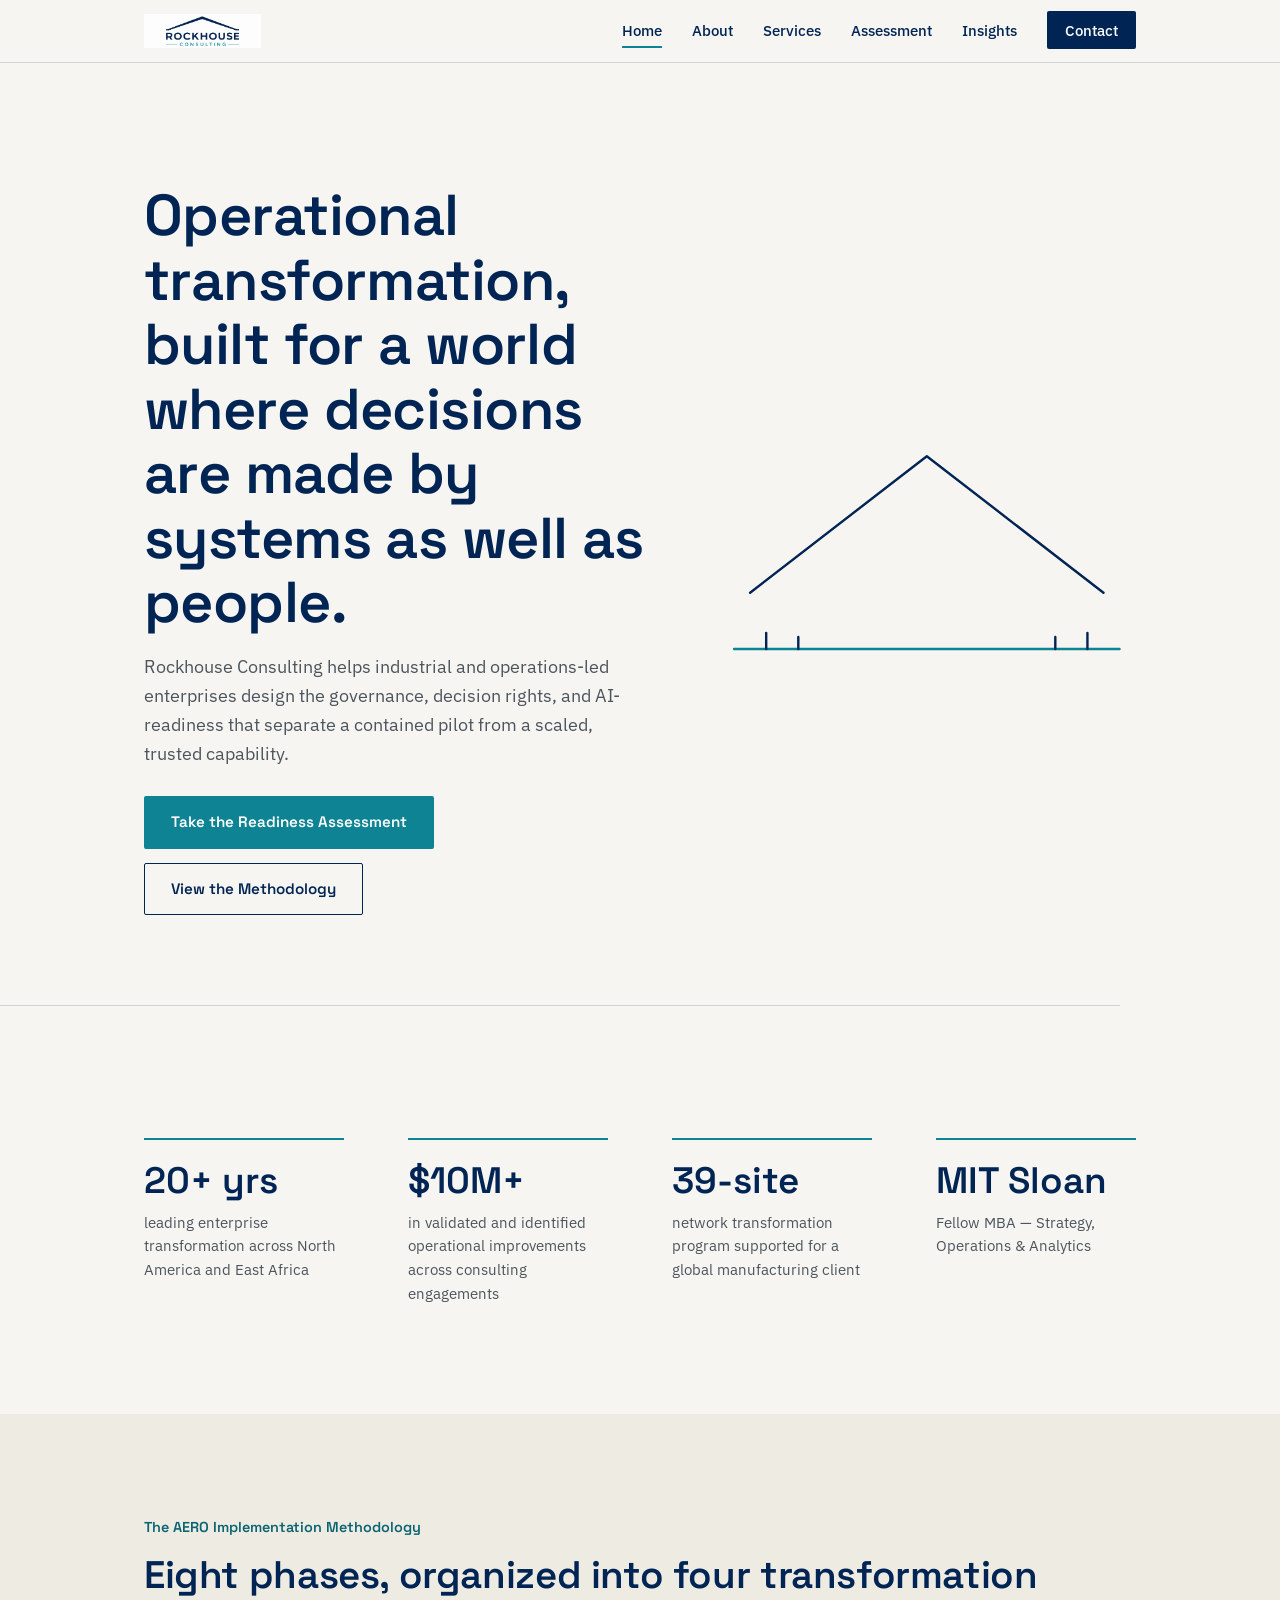
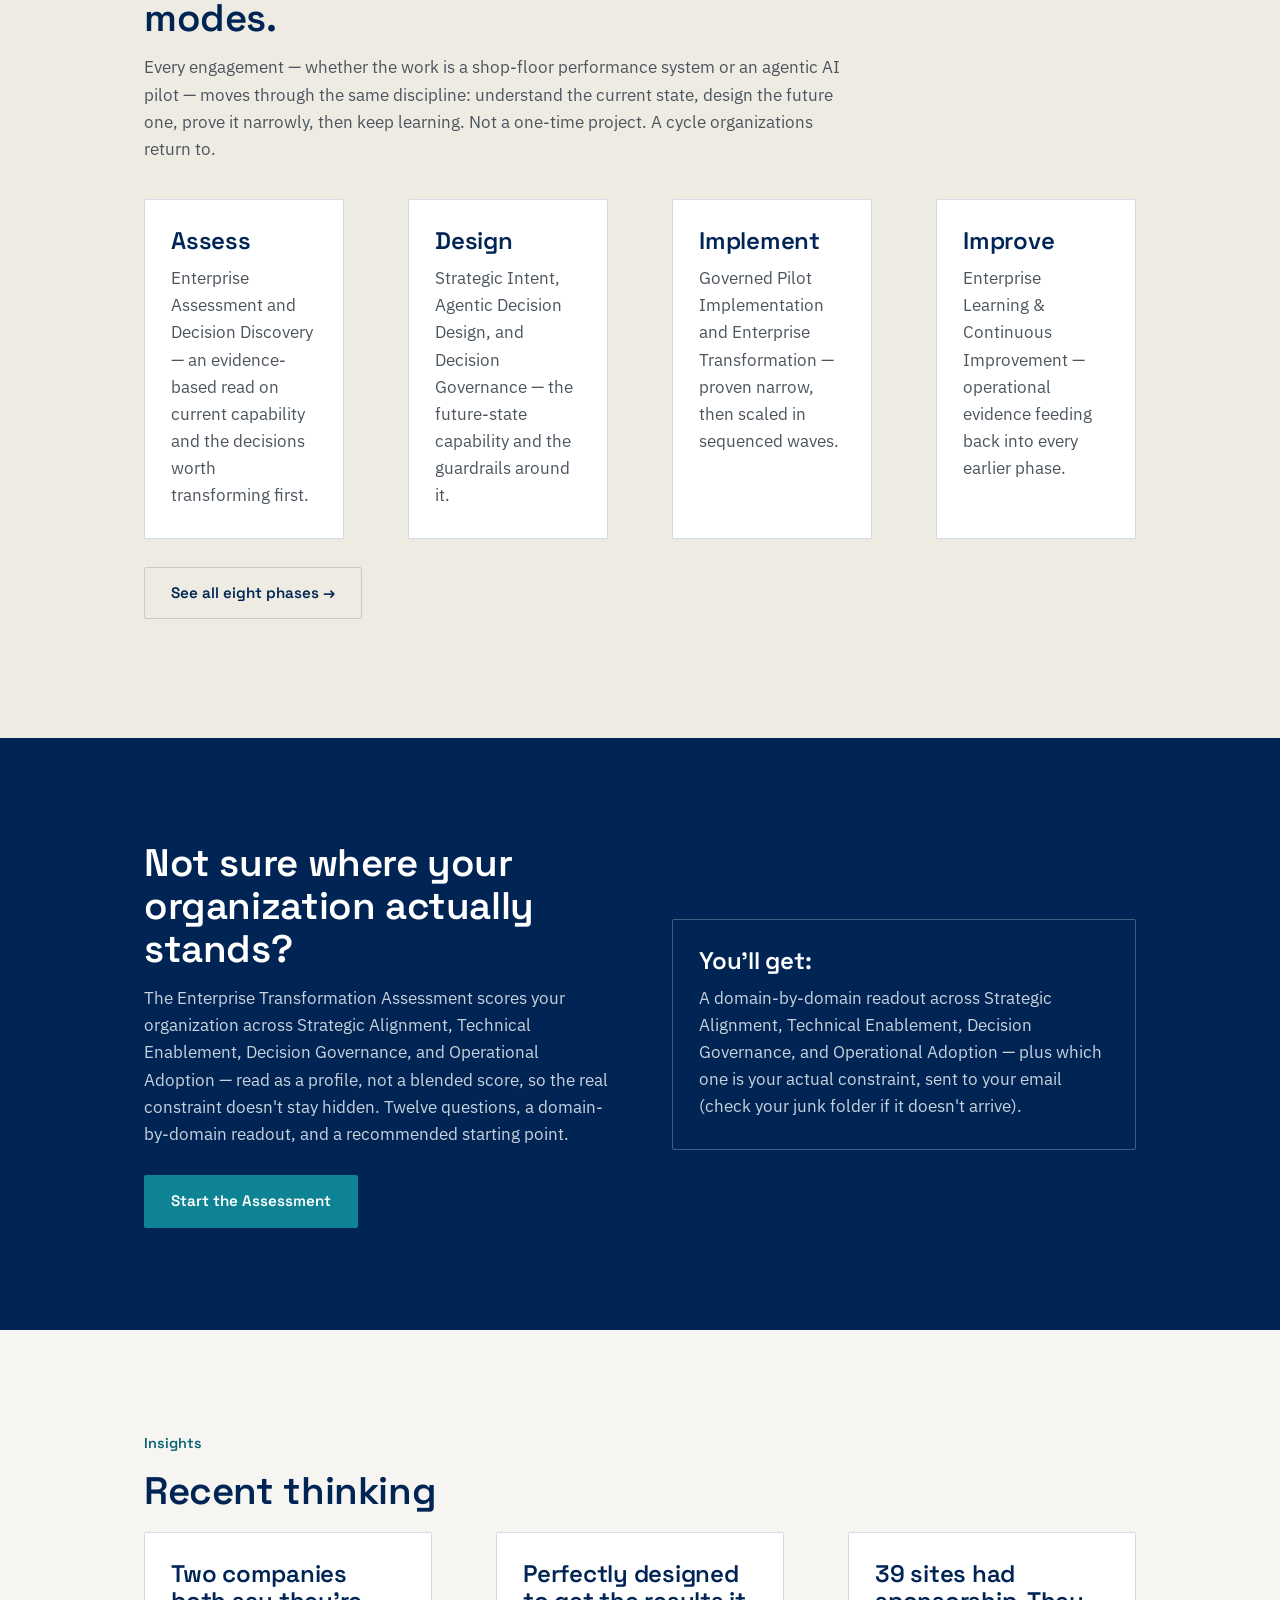
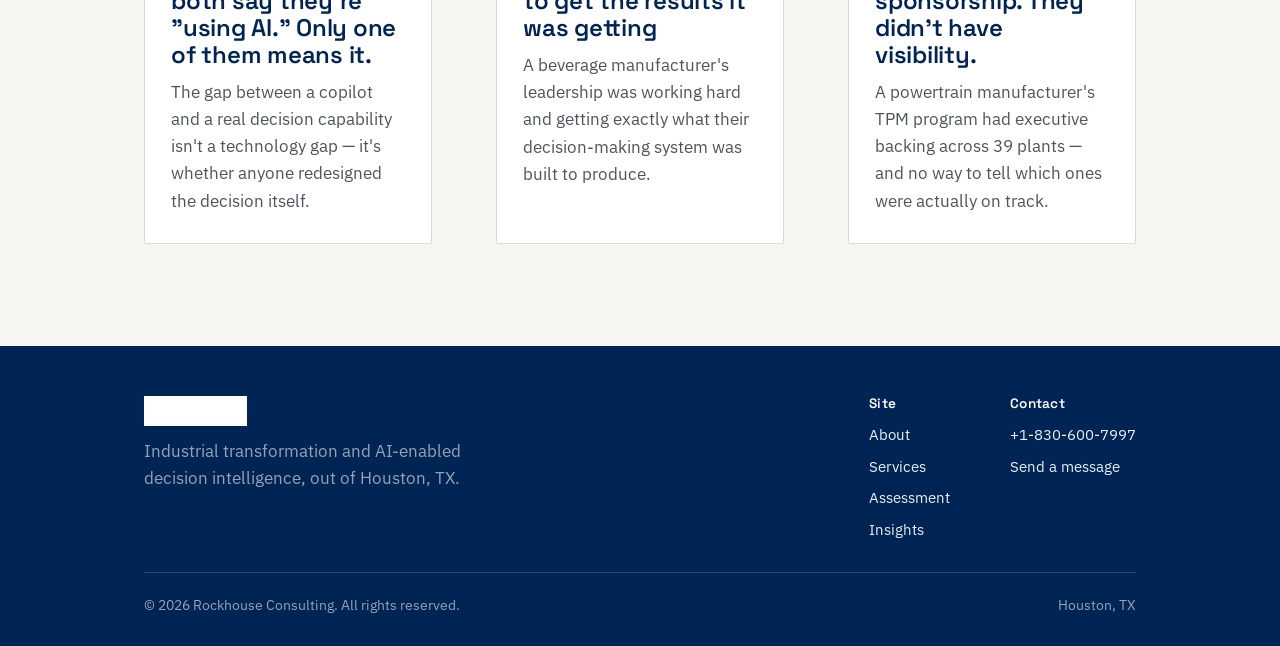
<file: index.html>
<!DOCTYPE html>
<html lang="en">
<head>
<meta charset="UTF-8">
<meta name="viewport" content="width=device-width, initial-scale=1.0">
<title>Rockhouse Consulting — Industrial Transformation &amp; Agentic AI Governance</title>
<meta name="description" content="Rockhouse Consulting helps industrial and operations-led enterprises design, govern, and scale AI-enabled decision systems — grounded in two decades of operational transformation work.">
<link rel="preconnect" href="https://fonts.googleapis.com">
<link rel="preconnect" href="https://fonts.gstatic.com" crossorigin>
<link href="https://fonts.googleapis.com/css2?family=Space+Grotesk:wght@500;600;700&family=IBM+Plex+Sans:wght@400;500;600&display=swap" rel="stylesheet">
<link rel="stylesheet" href="css/style.css">
<!-- Google Analytics 4 -->
<script async src="https://www.googletagmanager.com/gtag/js?id=G-BGRFW86SY9"></script>
<script>
  window.dataLayer = window.dataLayer || [];
  function gtag(){dataLayer.push(arguments);}
  gtag('js', new Date());
  gtag('config', 'G-BGRFW86SY9');
</script>
</head>
<body>

<header class="site-header">
  <div class="wrap">
    <a class="brand" href="index.html"><img src="assets/logo.png" alt="Rockhouse Consulting"></a>
    <button class="nav-toggle" aria-label="Toggle navigation" aria-expanded="false"><span></span></button>
    <ul class="nav-links">
      <li><a href="index.html">Home</a></li>
      <li><a href="about.html">About</a></li>
      <li><a href="services.html">Services</a></li>
      <li><a href="assessment.html">Assessment</a></li>
      <li><a href="insights.html">Insights</a></li>
      <li><a href="contact.html" class="nav-cta">Contact</a></li>
    </ul>
  </div>
</header>

<main>

  <!-- HERO -->
  <section class="hero">
    <div class="wrap hero-grid">
      <div>
        <h1>Operational transformation, built for a world where decisions are made by systems as well as people.</h1>
        <p class="lede">Rockhouse Consulting helps industrial and operations-led enterprises design the governance, decision rights, and AI-readiness that separate a contained pilot from a scaled, trusted capability.</p>
        <div class="hero-actions">
          <a href="assessment.html" class="btn btn-primary">Take the Readiness Assessment</a>
          <a href="services.html" class="btn btn-outline">View the Methodology</a>
        </div>
      </div>
      <div>
        <svg class="roofline" viewBox="0 0 520 340" xmlns="http://www.w3.org/2000/svg" role="img" aria-label="Line drawing of a peaked roofline over a foundation line">
          <path d="M40,230 L260,60 L480,230" />
          <path class="accent" d="M20,300 L500,300" />
          <path d="M60,300 L60,280 M100,300 L100,285 M460,300 L460,280 M420,300 L420,285" stroke-width="2" />
        </svg>
      </div>
    </div>
  </section>

  <hr class="rule wrap">

  <!-- PROOF STRIP -->
  <section>
    <div class="wrap">
      <div class="stat-strip">
        <div class="stat"><div class="n">20+ yrs</div><div class="l">leading enterprise transformation across North America and East Africa</div></div>
        <div class="stat"><div class="n">$10M+</div><div class="l">in validated and identified operational improvements across consulting engagements</div></div>
        <div class="stat"><div class="n">39-site</div><div class="l">network transformation program supported for a global manufacturing client</div></div>
        <div class="stat"><div class="n">MIT Sloan</div><div class="l">Fellow MBA — Strategy, Operations &amp; Analytics</div></div>
      </div>
    </div>
  </section>

  <!-- METHODOLOGY PREVIEW -->
  <section class="section-alt">
    <div class="wrap">
      <div class="eyebrow-line"><span class="num">The AERO Implementation Methodology</span></div>
      <h2>Eight phases, organized into four transformation modes.</h2>
      <p class="max-prose">Every engagement — whether the work is a shop-floor performance system or an agentic AI pilot — moves through the same discipline: understand the current state, design the future one, prove it narrowly, then keep learning. Not a one-time project. A cycle organizations return to.</p>
      <div class="grid grid-4" style="margin-top:36px;">
        <div class="card"><h3>Assess</h3><p>Enterprise Assessment and Decision Discovery — an evidence-based read on current capability and the decisions worth transforming first.</p></div>
        <div class="card"><h3>Design</h3><p>Strategic Intent, Agentic Decision Design, and Decision Governance — the future-state capability and the guardrails around it.</p></div>
        <div class="card"><h3>Implement</h3><p>Governed Pilot Implementation and Enterprise Transformation — proven narrow, then scaled in sequenced waves.</p></div>
        <div class="card"><h3>Improve</h3><p>Enterprise Learning &amp; Continuous Improvement — operational evidence feeding back into every earlier phase.</p></div>
      </div>
      <p style="margin-top:28px;"><a href="services.html" class="btn btn-ghost">See all eight phases →</a></p>
    </div>
  </section>

  <!-- ASSESSMENT CTA -->
  <section class="section-navy">
    <div class="wrap">
      <div class="grid grid-2" style="align-items:center;">
        <div>
          <h2 class="mt-0">Not sure where your organization actually stands?</h2>
          <p>The Enterprise Transformation Assessment scores your organization across Strategic Alignment, Technical Enablement, Decision Governance, and Operational Adoption — read as a profile, not a blended score, so the real constraint doesn't stay hidden. Twelve questions, a domain-by-domain readout, and a recommended starting point.</p>
          <a href="assessment.html" class="btn btn-primary" style="margin-top:10px;">Start the Assessment</a>
        </div>
        <div class="card" style="background:transparent;border-color:rgba(255,255,255,0.25);">
          <h3 style="color:#fff;">You'll get:</h3>
          <p style="color:#C7D2DE;">A domain-by-domain readout across Strategic Alignment, Technical Enablement, Decision Governance, and Operational Adoption — plus which one is your actual constraint, sent to your email (check your junk folder if it doesn't arrive).</p>
        </div>
      </div>
    </div>
  </section>

  <!-- INSIGHTS PREVIEW -->
  <section>
    <div class="wrap">
      <div class="eyebrow-line"><span class="num">Insights</span></div>
      <h2>Recent thinking</h2>
      <div class="grid grid-3" style="margin-top:20px;">
        <a class="card card-link" href="insight-two-companies-ai.html">
          <h3>Two companies both say they're "using AI." Only one of them means it.</h3>
          <p>The gap between a copilot and a real decision capability isn't a technology gap — it's whether anyone redesigned the decision itself.</p>
        </a>
        <a class="card card-link" href="insight-decision-rights-cpg.html">
          <h3>Perfectly designed to get the results it was getting</h3>
          <p>A beverage manufacturer's leadership was working hard and getting exactly what their decision-making system was built to produce.</p>
        </a>
        <a class="card card-link" href="insight-tpm-visibility.html">
          <h3>39 sites had sponsorship. They didn't have visibility.</h3>
          <p>A powertrain manufacturer's TPM program had executive backing across 39 plants — and no way to tell which ones were actually on track.</p>
        </a>
      </div>
    </div>
  </section>

</main>

<footer class="site-footer">
  <div class="wrap">
    <div class="footer-grid">
      <div>
        <div class="footer-brand"><img src="assets/logo.png" alt="Rockhouse Consulting"></div>
        <p style="color:#93A3B5;max-width:34ch;">Industrial transformation and AI-enabled decision intelligence, out of Houston, TX.</p>
      </div>
      <div class="footer-cols">
        <div>
          <h4>Site</h4>
          <ul>
            <li><a href="about.html">About</a></li>
            <li><a href="services.html">Services</a></li>
            <li><a href="assessment.html">Assessment</a></li>
            <li><a href="insights.html">Insights</a></li>
          </ul>
        </div>
        <div>
          <h4>Contact</h4>
          <ul>
            <li><a href="tel:+1-830-600-7997">+1-830-600-7997</a></li>
            <li><a href="contact.html">Send a message</a></li>
          </ul>
        </div>
      </div>
    </div>
    <div class="footer-bottom">
      <span>© 2026 Rockhouse Consulting. All rights reserved.</span>
      <span>Houston, TX</span>
    </div>
  </div>
</footer>

<script src="js/main.js"></script>
</body>
</html>
</file>
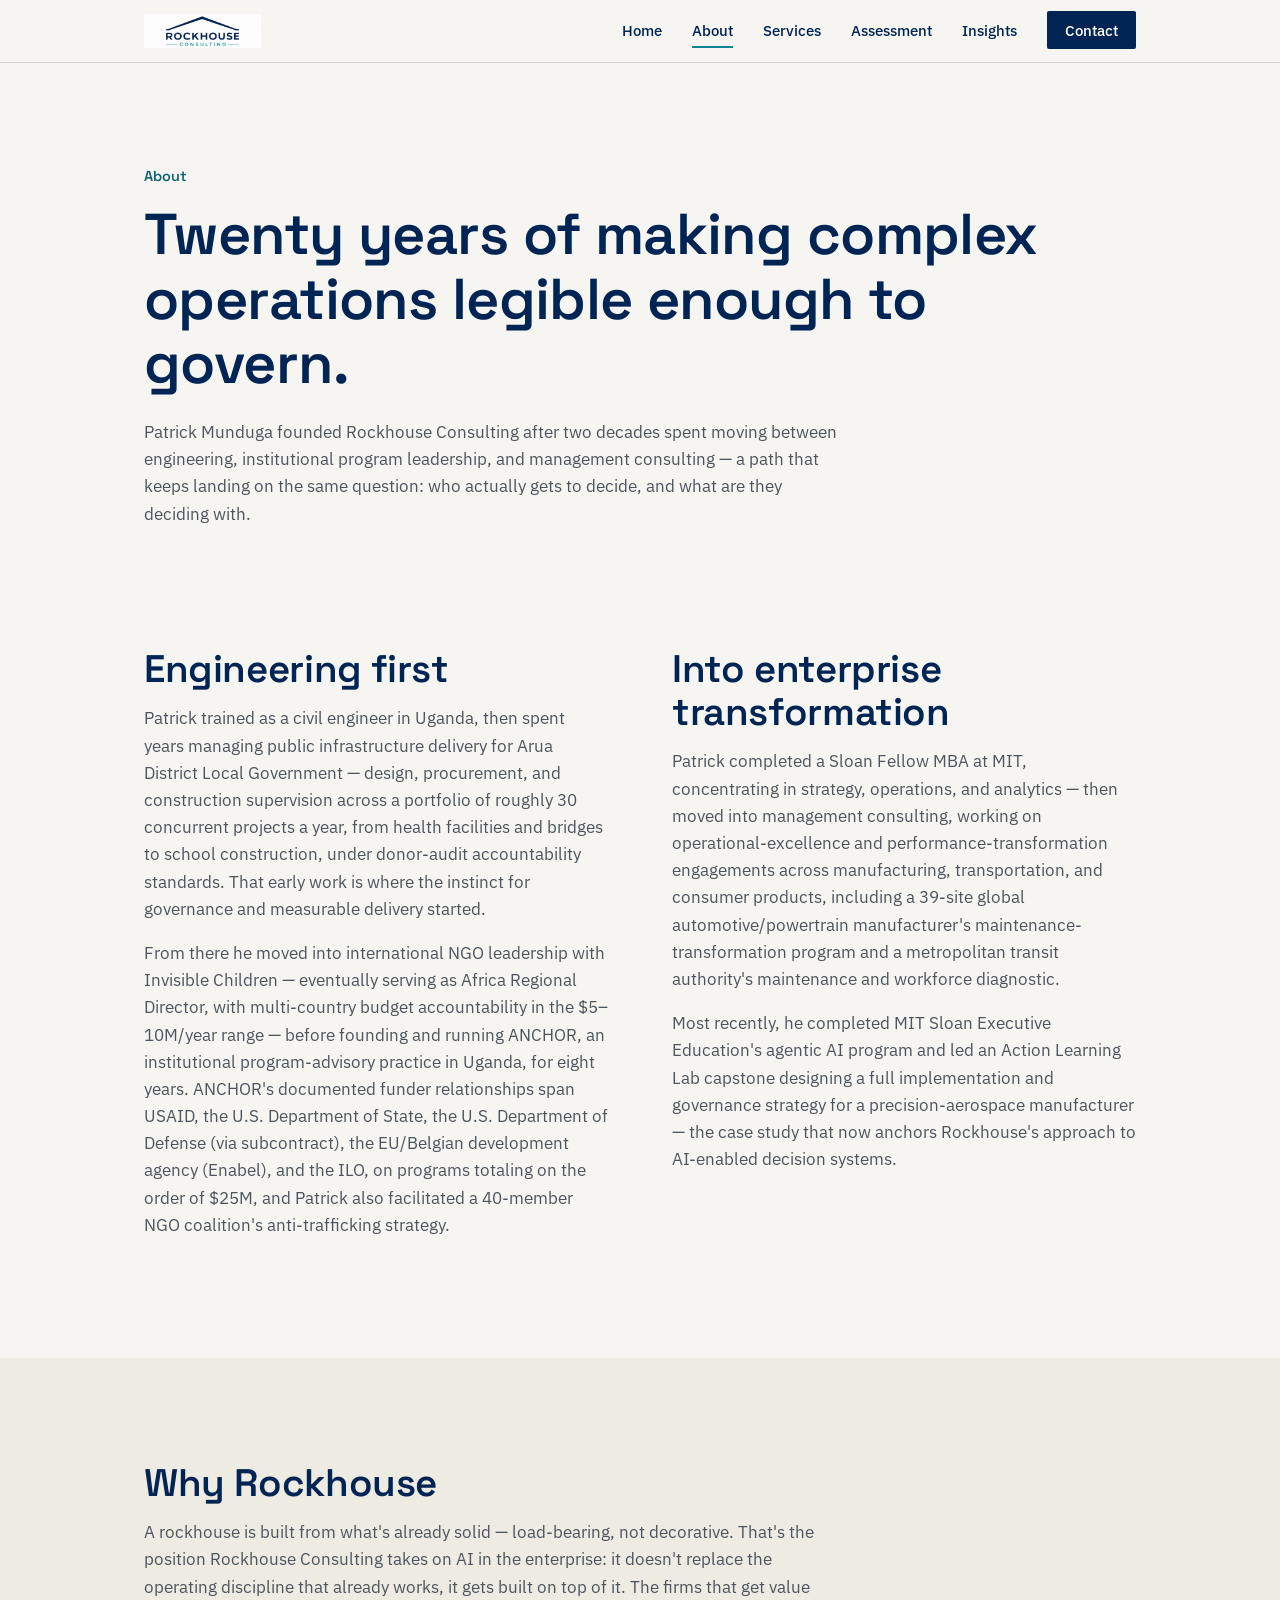
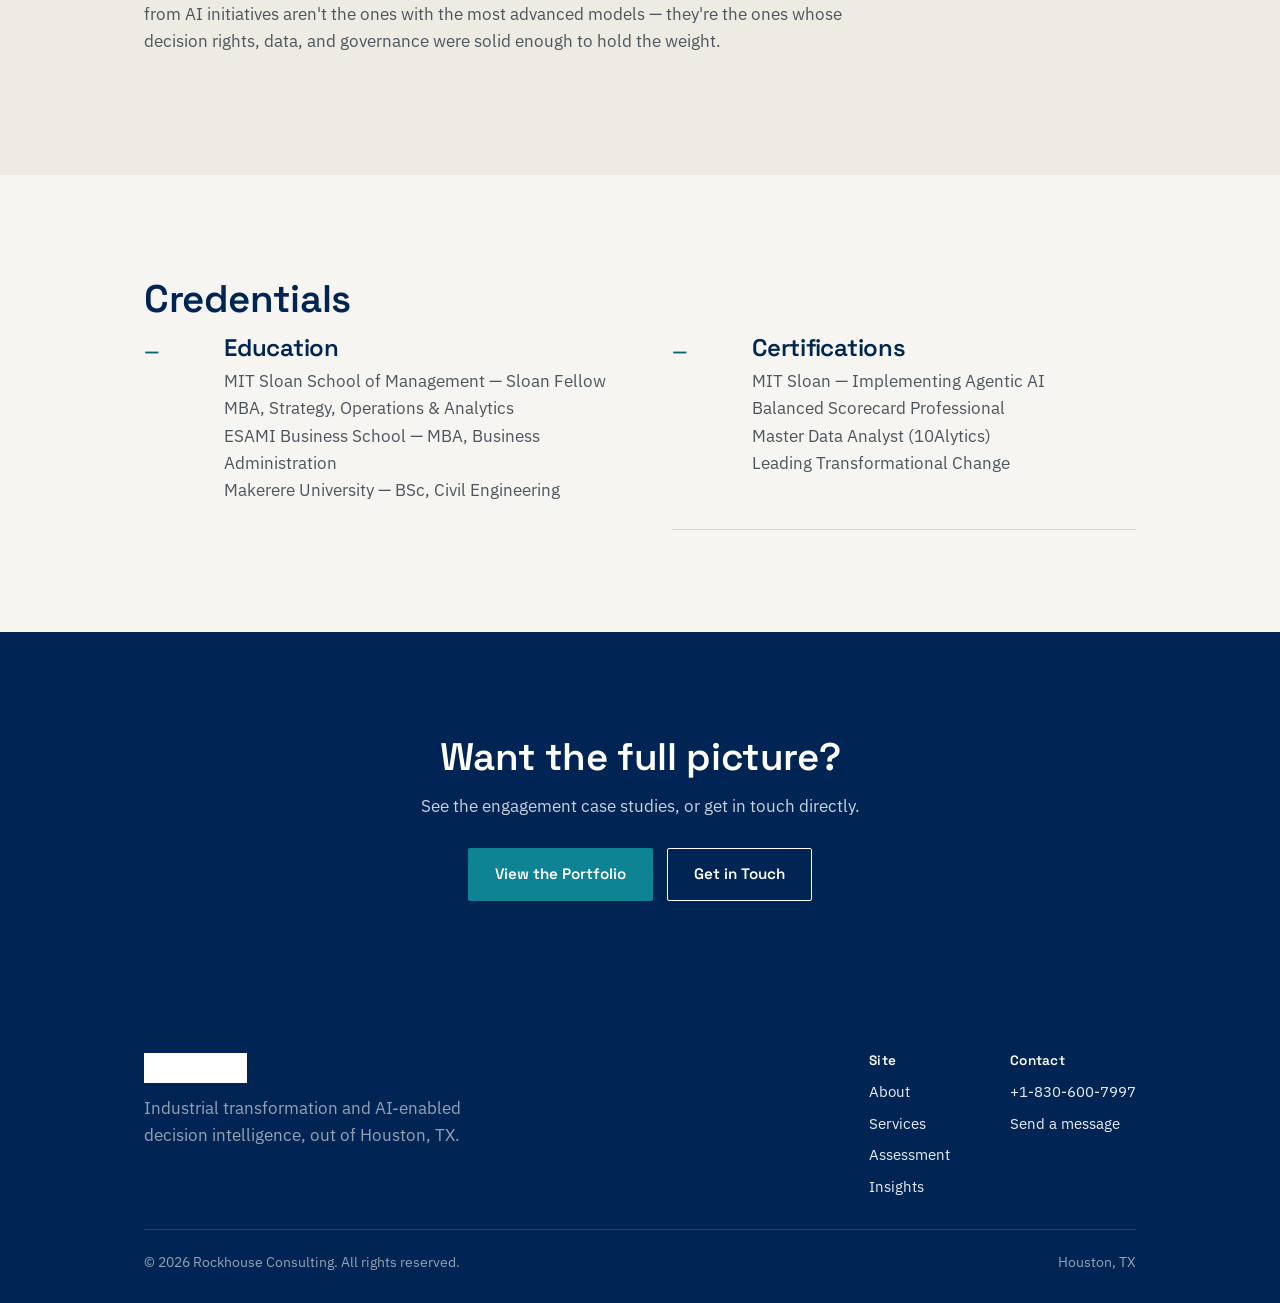
<file: about.html>
<!DOCTYPE html>
<html lang="en">
<head>
<meta charset="UTF-8">
<meta name="viewport" content="width=device-width, initial-scale=1.0">
<title>About — Rockhouse Consulting</title>
<meta name="description" content="Patrick Munduga, founder of Rockhouse Consulting — MIT Sloan Fellow MBA, two decades of operational transformation and infrastructure leadership across North America and East Africa.">
<link rel="preconnect" href="https://fonts.googleapis.com">
<link rel="preconnect" href="https://fonts.gstatic.com" crossorigin>
<link href="https://fonts.googleapis.com/css2?family=Space+Grotesk:wght@500;600;700&family=IBM+Plex+Sans:wght@400;500;600&display=swap" rel="stylesheet">
<link rel="stylesheet" href="css/style.css">
<!-- Google Analytics 4 -->
<script async src="https://www.googletagmanager.com/gtag/js?id=G-BGRFW86SY9"></script>
<script>
  window.dataLayer = window.dataLayer || [];
  function gtag(){dataLayer.push(arguments);}
  gtag('js', new Date());
  gtag('config', 'G-BGRFW86SY9');
</script>
</head>
<body>

<header class="site-header">
  <div class="wrap">
    <a class="brand" href="index.html"><img src="assets/logo.png" alt="Rockhouse Consulting"></a>
    <button class="nav-toggle" aria-label="Toggle navigation" aria-expanded="false"><span></span></button>
    <ul class="nav-links">
      <li><a href="index.html">Home</a></li>
      <li><a href="about.html">About</a></li>
      <li><a href="services.html">Services</a></li>
      <li><a href="assessment.html">Assessment</a></li>
      <li><a href="insights.html">Insights</a></li>
      <li><a href="contact.html" class="nav-cta">Contact</a></li>
    </ul>
  </div>
</header>

<main>

  <section style="padding-bottom:0;">
    <div class="wrap">
      <div class="eyebrow-line"><span class="num">About</span></div>
      <h1>Twenty years of making complex operations legible enough to govern.</h1>
      <p class="lede max-prose">Patrick Munduga founded Rockhouse Consulting after two decades spent moving between engineering, institutional program leadership, and management consulting — a path that keeps landing on the same question: who actually gets to decide, and what are they deciding with.</p>
    </div>
  </section>

  <section>
    <div class="wrap grid grid-2">
      <div>
        <h2>Engineering first</h2>
        <p>Patrick trained as a civil engineer in Uganda, then spent years managing public infrastructure delivery for Arua District Local Government — design, procurement, and construction supervision across a portfolio of roughly 30 concurrent projects a year, from health facilities and bridges to school construction, under donor-audit accountability standards. That early work is where the instinct for governance and measurable delivery started.</p>
        <p>From there he moved into international NGO leadership with Invisible Children — eventually serving as Africa Regional Director, with multi-country budget accountability in the $5–10M/year range — before founding and running ANCHOR, an institutional program-advisory practice in Uganda, for eight years. ANCHOR's documented funder relationships span USAID, the U.S. Department of State, the U.S. Department of Defense (via subcontract), the EU/Belgian development agency (Enabel), and the ILO, on programs totaling on the order of $25M, and Patrick also facilitated a 40-member NGO coalition's anti-trafficking strategy.</p>
      </div>
      <div>
        <h2>Into enterprise transformation</h2>
        <p>Patrick completed a Sloan Fellow MBA at MIT, concentrating in strategy, operations, and analytics — then moved into management consulting, working on operational-excellence and performance-transformation engagements across manufacturing, transportation, and consumer products, including a 39-site global automotive/powertrain manufacturer's maintenance-transformation program and a metropolitan transit authority's maintenance and workforce diagnostic.</p>
        <p>Most recently, he completed MIT Sloan Executive Education's agentic AI program and led an Action Learning Lab capstone designing a full implementation and governance strategy for a precision-aerospace manufacturer — the case study that now anchors Rockhouse's approach to AI-enabled decision systems.</p>
      </div>
    </div>
  </section>

  <section class="section-alt">
    <div class="wrap">
      <h2>Why Rockhouse</h2>
      <p class="max-prose">A rockhouse is built from what's already solid — load-bearing, not decorative. That's the position Rockhouse Consulting takes on AI in the enterprise: it doesn't replace the operating discipline that already works, it gets built on top of it. The firms that get value from AI initiatives aren't the ones with the most advanced models — they're the ones whose decision rights, data, and governance were solid enough to hold the weight.</p>
    </div>
  </section>

  <section>
    <div class="wrap">
      <h2>Credentials</h2>
      <div class="grid grid-2" style="margin-top:10px;">
        <div class="phase" style="border-top:none;padding-top:0;">
          <div class="idx">—</div>
          <div>
            <h3>Education</h3>
            <p>MIT Sloan School of Management — Sloan Fellow MBA, Strategy, Operations &amp; Analytics<br>
            ESAMI Business School — MBA, Business Administration<br>
            Makerere University — BSc, Civil Engineering</p>
          </div>
        </div>
        <div class="phase" style="border-top:none;padding-top:0;">
          <div class="idx">—</div>
          <div>
            <h3>Certifications</h3>
            <p>MIT Sloan — Implementing Agentic AI<br>
            Balanced Scorecard Professional<br>
            Master Data Analyst (10Alytics)<br>
            Leading Transformational Change</p>
          </div>
        </div>
      </div>
    </div>
  </section>

  <section class="section-navy center">
    <div class="wrap">
      <h2 class="mt-0">Want the full picture?</h2>
      <p style="max-width:50ch;margin-left:auto;margin-right:auto;">See the engagement case studies, or get in touch directly.</p>
      <div class="hero-actions" style="justify-content:center;">
        <a href="https://portfolio.rockhouse-consulting.com/" class="btn btn-primary" target="_blank" rel="noopener">View the Portfolio</a>
        <a href="contact.html" class="btn btn-outline" style="border-color:#fff;color:#fff;">Get in Touch</a>
      </div>
    </div>
  </section>

</main>

<footer class="site-footer">
  <div class="wrap">
    <div class="footer-grid">
      <div>
        <div class="footer-brand"><img src="assets/logo.png" alt="Rockhouse Consulting"></div>
        <p style="color:#93A3B5;max-width:34ch;">Industrial transformation and AI-enabled decision intelligence, out of Houston, TX.</p>
      </div>
      <div class="footer-cols">
        <div>
          <h4>Site</h4>
          <ul>
            <li><a href="about.html">About</a></li>
            <li><a href="services.html">Services</a></li>
            <li><a href="assessment.html">Assessment</a></li>
            <li><a href="insights.html">Insights</a></li>
          </ul>
        </div>
        <div>
          <h4>Contact</h4>
          <ul>
            <li><a href="tel:+1-830-600-7997">+1-830-600-7997</a></li>
            <li><a href="contact.html">Send a message</a></li>
          </ul>
        </div>
      </div>
    </div>
    <div class="footer-bottom">
      <span>© 2026 Rockhouse Consulting. All rights reserved.</span>
      <span>Houston, TX</span>
    </div>
  </div>
</footer>

<script src="js/main.js"></script>
</body>
</html>
</file>
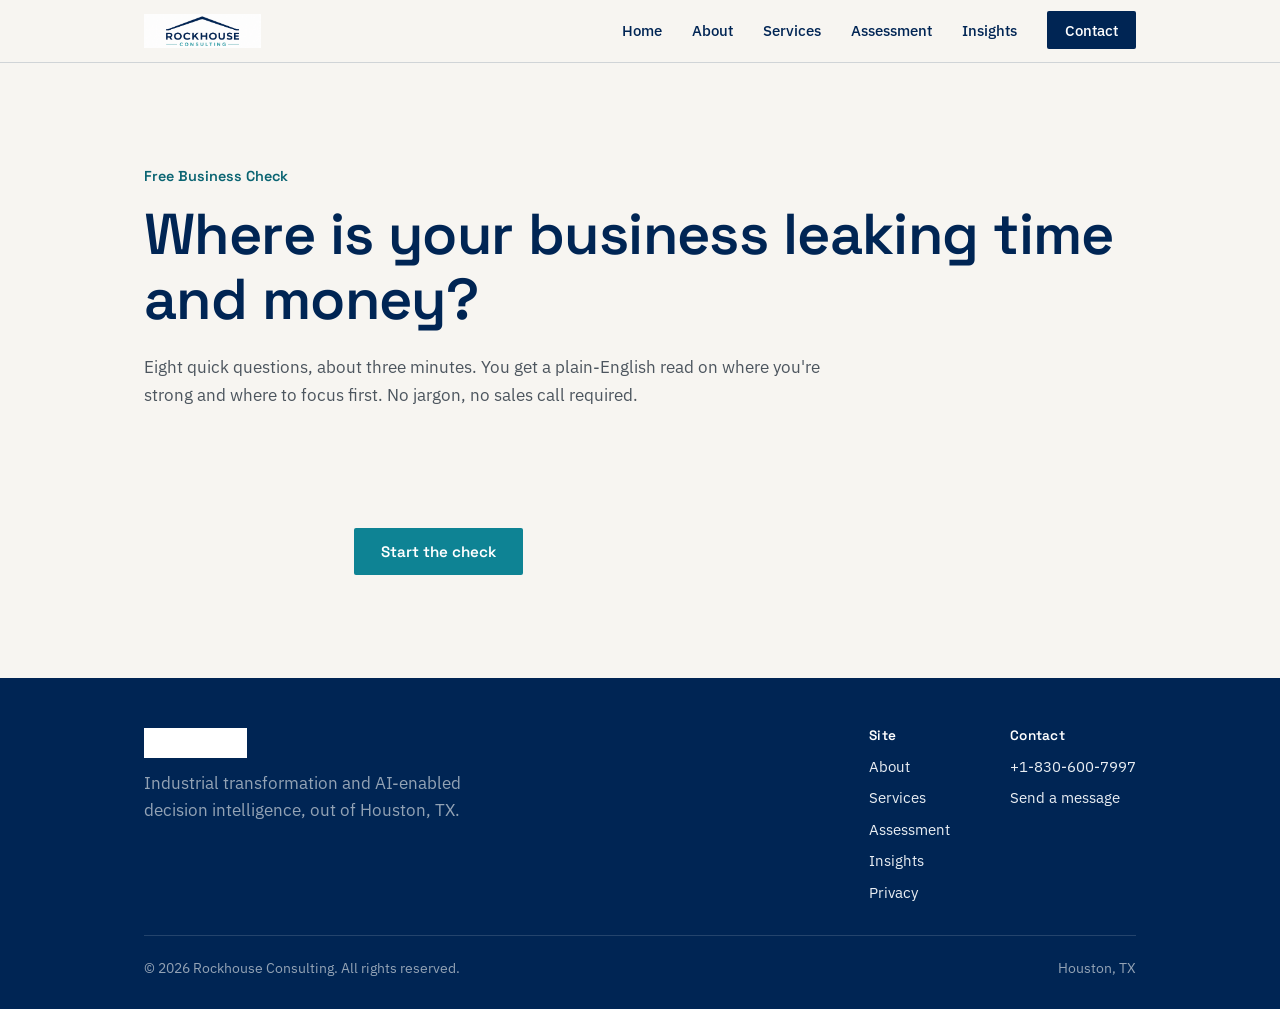
<file: business-check v2.html>
<!DOCTYPE html>
<html lang="en">
<head>
<meta charset="UTF-8">
<meta name="viewport" content="width=device-width, initial-scale=1.0">
<title>Free Business Check — Rockhouse Consulting</title>
<meta name="description" content="A free 3-minute check-up for small business owners. See where your business is strong and where time and money are leaking.">
<link rel="preconnect" href="https://fonts.googleapis.com">
<link rel="preconnect" href="https://fonts.gstatic.com" crossorigin>
<link href="https://fonts.googleapis.com/css2?family=Space+Grotesk:wght@500;600;700&family=IBM+Plex+Sans:wght@400;500;600&display=swap" rel="stylesheet">
<meta name="robots" content="noindex">
<link rel="stylesheet" href="css/style.css">
<!-- Google Analytics 4 -->
<script async src="https://www.googletagmanager.com/gtag/js?id=G-BGRFW86SY9"></script>
<script>
  window.dataLayer = window.dataLayer || [];
  function gtag(){dataLayer.push(arguments);}
  gtag('js', new Date());
  gtag('config', 'G-BGRFW86SY9');
</script>
</head>
<body>

<header class="site-header">
  <div class="wrap">
    <a class="brand" href="index.html"><img src="assets/logo.png" alt="Rockhouse Consulting"></a>
    <button class="nav-toggle" aria-label="Toggle navigation" aria-expanded="false"><span></span></button>
    <ul class="nav-links">
      <li><a href="index.html">Home</a></li>
      <li><a href="about.html">About</a></li>
      <li><a href="services.html">Services</a></li>
      <li><a href="assessment.html">Assessment</a></li>
      <li><a href="insights.html">Insights</a></li>
      <li><a href="contact.html" class="nav-cta">Contact</a></li>
    </ul>
  </div>
</header>

<main>
  <section style="padding-bottom:0;">
    <div class="wrap">
      <div class="eyebrow-line"><span class="num">Free Business Check</span></div>
      <h1>Where is your business leaking time and money?</h1>
      <p class="lede max-prose">Eight quick questions, about three minutes. You get a plain-English read on where you're strong and where to focus first. No jargon, no sales call required.</p>
    </div>
  </section>
  <section>
    <div class="wrap max-prose">
      <div id="bc-intro"><button class="btn btn-primary" id="bc-start" type="button">Start the check</button></div>
      <div id="bc-quiz" style="display:none;">
        <p id="bc-progress" style="font-weight:600;color:#0E8394;"></p>
        <h2 id="bc-q" style="margin-top:.25rem;"></h2>
        <div id="bc-opts" style="display:grid;gap:.75rem;margin:1.5rem 0;"></div>
        <button class="btn" id="bc-back" type="button" style="display:none;">Back</button>
      </div>
      <div id="bc-result" style="display:none;">
        <div class="eyebrow-line"><span class="num">Your result</span></div>
        <h2 id="bc-headline"></h2>
        <div id="bc-scores" style="margin:1.5rem 0;"></div>
        <div id="bc-tips"></div>
        <hr style="margin:2rem 0;opacity:.2;">
        <h3>Want a free 20-minute walkthrough of your results?</h3>
        <p>Leave your details and I'll follow up personally. Optional, and there's no obligation.</p>
        <form id="bc-form">
          <div class="form-row">
            <div><label for="bc-name">Name</label><input type="text" id="bc-name" name="name" required></div>
            <div><label for="bc-email">Email</label><input type="email" id="bc-email" name="email" required></div>
          </div>
          <div class="form-row">
            <div><label for="bc-biz">Business name</label><input type="text" id="bc-biz" name="company"></div>
            <div><label for="bc-phone">Phone (optional)</label><input type="tel" id="bc-phone" name="phone"></div>
          </div>
          <div class="form-row">
            <div><label for="bc-type">What kind of business? (optional)</label><input type="text" id="bc-type" name="business_type" placeholder="e.g. landscaping, restaurant, clinic"></div>
            <div><label for="bc-size">Team size (optional)</label><input type="text" id="bc-size" name="team_size" placeholder="e.g. just me, 5 people"></div>
          </div>
          <label for="bc-pain">What is the one thing you would most like fixed? (optional)</label>
          <textarea id="bc-pain" name="biggest_frustration"></textarea>
          <input type="text" name="_gotcha" style="display:none" tabindex="-1" autocomplete="off">
          <button class="btn btn-primary" type="submit">Send my results to Patrick</button>
          <p id="bc-status" role="status" style="margin-top:1rem;"></p>
        </form>
      </div>
    </div>
  </section>
</main>

<footer class="site-footer">
  <div class="wrap">
    <div class="footer-grid">
      <div>
        <div class="footer-brand"><img src="assets/logo.png" alt="Rockhouse Consulting"></div>
        <p style="color:#93A3B5;max-width:34ch;">Industrial transformation and AI-enabled decision intelligence, out of Houston, TX.</p>
      </div>
      <div class="footer-cols">
        <div>
          <h4>Site</h4>
          <ul>
            <li><a href="about.html">About</a></li>
            <li><a href="services.html">Services</a></li>
            <li><a href="assessment.html">Assessment</a></li>
            <li><a href="insights.html">Insights</a></li>
            <li><a href="privacy.html">Privacy</a></li>
          </ul>
        </div>
        <div>
          <h4>Contact</h4>
          <ul>
            <li><a href="tel:+1-830-600-7997">+1-830-600-7997</a></li>
            <li><a href="contact.html">Send a message</a></li>
          </ul>
        </div>
      </div>
    </div>
    <div class="footer-bottom">
      <span>© 2026 Rockhouse Consulting. All rights reserved.</span>
      <span>Houston, TX</span>
    </div>
  </div>
</footer>

<script src="js/main.js"></script>
<script src="js/business-check.js?v=2"></script>
</body>
</html>
</file>
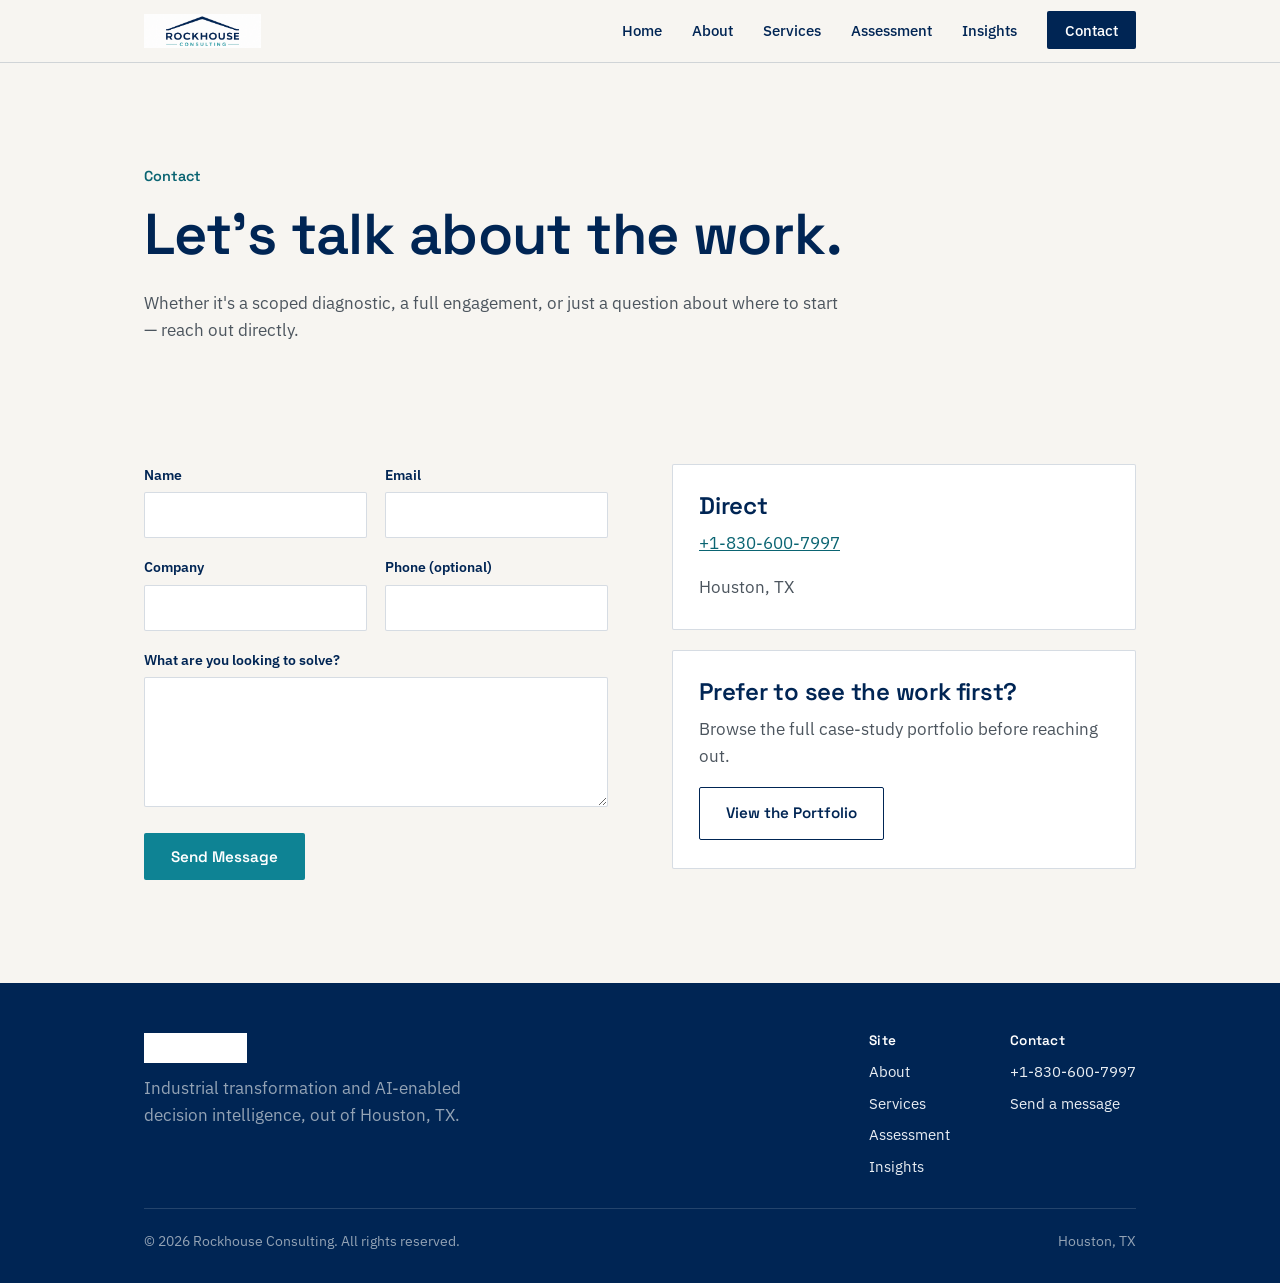
<file: contact.html>
<!DOCTYPE html>
<html lang="en">
<head>
<meta charset="UTF-8">
<meta name="viewport" content="width=device-width, initial-scale=1.0">
<title>Contact — Rockhouse Consulting</title>
<meta name="description" content="Get in touch with Rockhouse Consulting to discuss an engagement.">
<link rel="preconnect" href="https://fonts.googleapis.com">
<link rel="preconnect" href="https://fonts.gstatic.com" crossorigin>
<link href="https://fonts.googleapis.com/css2?family=Space+Grotesk:wght@500;600;700&family=IBM+Plex+Sans:wght@400;500;600&display=swap" rel="stylesheet">
<link rel="stylesheet" href="css/style.css">
<!-- Google Analytics 4 -->
<script async src="https://www.googletagmanager.com/gtag/js?id=G-BGRFW86SY9"></script>
<script>
  window.dataLayer = window.dataLayer || [];
  function gtag(){dataLayer.push(arguments);}
  gtag('js', new Date());
  gtag('config', 'G-BGRFW86SY9');
</script>
</head>
<body>

<header class="site-header">
  <div class="wrap">
    <a class="brand" href="index.html"><img src="assets/logo.png" alt="Rockhouse Consulting"></a>
    <button class="nav-toggle" aria-label="Toggle navigation" aria-expanded="false"><span></span></button>
    <ul class="nav-links">
      <li><a href="index.html">Home</a></li>
      <li><a href="about.html">About</a></li>
      <li><a href="services.html">Services</a></li>
      <li><a href="assessment.html">Assessment</a></li>
      <li><a href="insights.html">Insights</a></li>
      <li><a href="contact.html" class="nav-cta">Contact</a></li>
    </ul>
  </div>
</header>

<main>
  <section style="padding-bottom:0;">
    <div class="wrap">
      <div class="eyebrow-line"><span class="num">Contact</span></div>
      <h1>Let's talk about the work.</h1>
      <p class="lede max-prose">Whether it's a scoped diagnostic, a full engagement, or just a question about where to start — reach out directly.</p>
    </div>
  </section>

  <section>
    <div class="wrap grid grid-2">
      <div>
        <form id="contact-form" action="https://formspree.io/f/xoeqydqp" method="POST">
          <div class="form-row">
            <div><label for="c-name">Name</label><input type="text" id="c-name" name="name" required></div>
            <div><label for="c-email">Email</label><input type="email" id="c-email" name="email" required></div>
          </div>
          <div class="form-row">
            <div><label for="c-company">Company</label><input type="text" id="c-company" name="company"></div>
            <div><label for="c-phone">Phone (optional)</label><input type="tel" id="c-phone" name="phone"></div>
          </div>
          <label for="c-message">What are you looking to solve?</label>
          <textarea id="c-message" name="message" required></textarea>
          <button type="submit" class="btn btn-primary">Send Message</button>
        </form>
      </div>
      <div>
        <div class="card" style="margin-bottom:20px;">
          <h3>Direct</h3>
          <p><a href="tel:+1-830-600-7997">+1-830-600-7997</a></p>
          <p style="margin-bottom:0;">Houston, TX</p>
        </div>
        <div class="card">
          <h3>Prefer to see the work first?</h3>
          <p>Browse the full case-study portfolio before reaching out.</p>
          <a href="https://portfolio.rockhouse-consulting.com/" target="_blank" rel="noopener" class="btn btn-outline">View the Portfolio</a>
        </div>
      </div>
    </div>
  </section>
</main>

<footer class="site-footer">
  <div class="wrap">
    <div class="footer-grid">
      <div>
        <div class="footer-brand"><img src="assets/logo.png" alt="Rockhouse Consulting"></div>
        <p style="color:#93A3B5;max-width:34ch;">Industrial transformation and AI-enabled decision intelligence, out of Houston, TX.</p>
      </div>
      <div class="footer-cols">
        <div>
          <h4>Site</h4>
          <ul>
            <li><a href="about.html">About</a></li>
            <li><a href="services.html">Services</a></li>
            <li><a href="assessment.html">Assessment</a></li>
            <li><a href="insights.html">Insights</a></li>
          </ul>
        </div>
        <div>
          <h4>Contact</h4>
          <ul>
            <li><a href="tel:+1-830-600-7997">+1-830-600-7997</a></li>
            <li><a href="contact.html">Send a message</a></li>
          </ul>
        </div>
      </div>
    </div>
    <div class="footer-bottom">
      <span>© 2026 Rockhouse Consulting. All rights reserved.</span>
      <span>Houston, TX</span>
    </div>
  </div>
</footer>

<script src="js/main.js"></script>
</body>
</html>
</file>
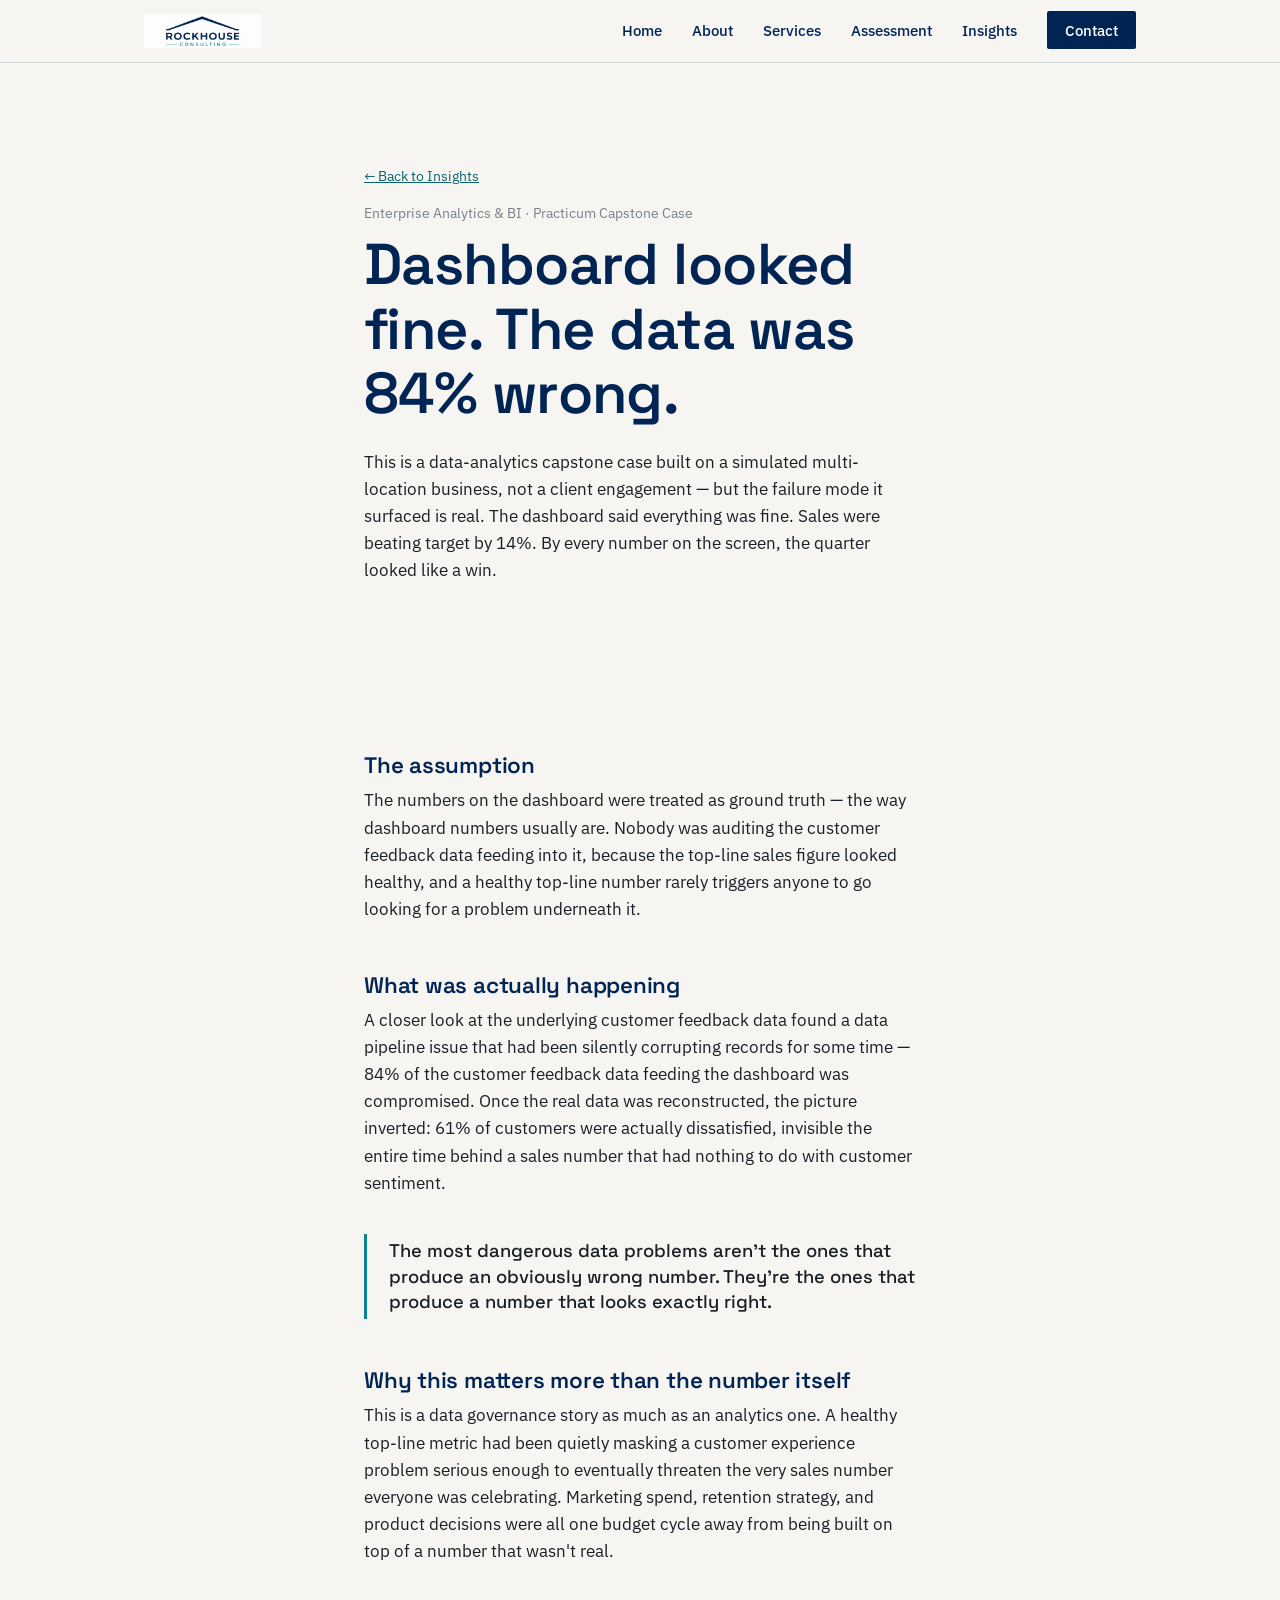
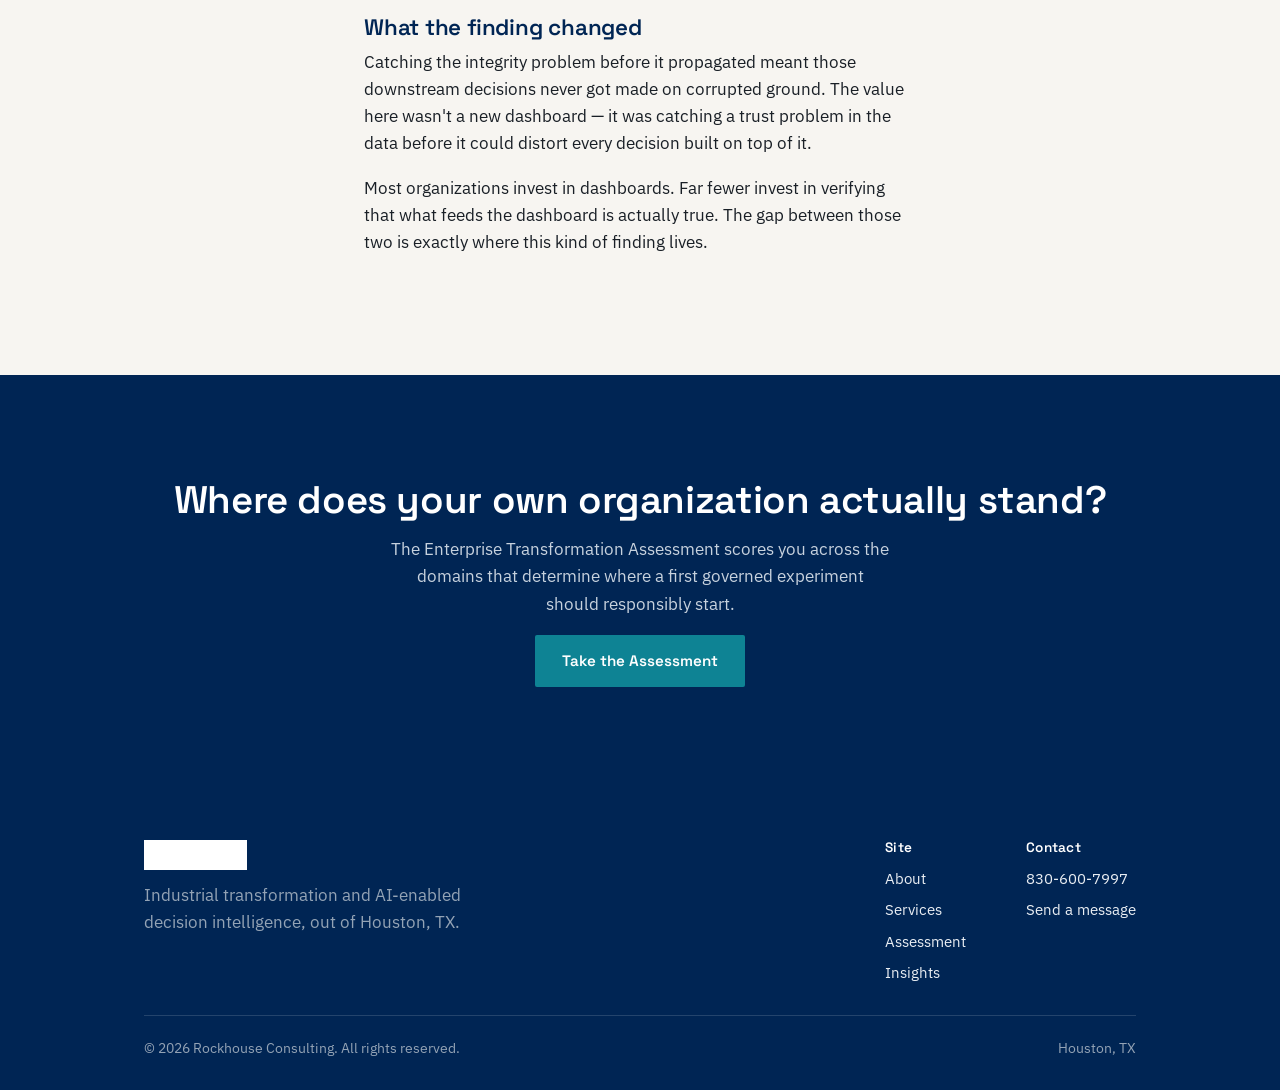
<file: insight-data-integrity.html>
<!DOCTYPE html>
<html lang="en">
<head>
<meta charset="UTF-8">
<meta name="viewport" content="width=device-width, initial-scale=1.0">
<title>Dashboard Looked Fine. The Data Was 84% Wrong. — Rockhouse Consulting</title>
<meta name="description" content="Sales were beating target by 14%. The dashboard said everything was fine. It wasn't — and the reason why is a data governance story, not just an analytics one.">
<link rel="preconnect" href="https://fonts.googleapis.com">
<link rel="preconnect" href="https://fonts.gstatic.com" crossorigin>
<link href="https://fonts.googleapis.com/css2?family=Space+Grotesk:wght@500;600;700&family=IBM+Plex+Sans:wght@400;500;600&display=swap" rel="stylesheet">
<link rel="stylesheet" href="css/style.css">
<style>
  .article-body{ max-width: 68ch; }
  .article-body h2{ margin-top: 2.2em; font-size: 1.4rem; }
  .article-body p{ max-width: none; color: var(--ink); }
  .pull-quote{
    border-left: 3px solid var(--teal); margin: 2em 0; padding: 4px 0 4px 22px;
    font-family: var(--font-head); font-size: 1.15rem; color: var(--navy); font-weight: 500; line-height: 1.4;
  }
  .article-meta{ display:flex; gap:14px; align-items:center; color: var(--ink-faint); font-size:0.9rem; margin-bottom:8px; }
</style>
<!-- Google Analytics 4 -->
<script async src="https://www.googletagmanager.com/gtag/js?id=G-BGRFW86SY9"></script>
<script>
  window.dataLayer = window.dataLayer || [];
  function gtag(){dataLayer.push(arguments);}
  gtag('js', new Date());
  gtag('config', 'G-BGRFW86SY9');
</script>
</head>
<body>

<header class="site-header">
  <div class="wrap">
    <a class="brand" href="index.html"><img src="assets/logo.png" alt="Rockhouse Consulting"></a>
    <button class="nav-toggle" aria-label="Toggle navigation" aria-expanded="false"><span></span></button>
    <ul class="nav-links">
      <li><a href="index.html">Home</a></li>
      <li><a href="about.html">About</a></li>
      <li><a href="services.html">Services</a></li>
      <li><a href="assessment.html">Assessment</a></li>
      <li><a href="insights.html">Insights</a></li>
      <li><a href="contact.html" class="nav-cta">Contact</a></li>
    </ul>
  </div>
</header>

<main>
  <section style="padding-bottom:0;">
    <div class="wrap article-body">
      <p class="small"><a href="insights.html">← Back to Insights</a></p>
      <div class="article-meta"><span>Enterprise Analytics &amp; BI · Practicum Capstone Case</span></div>
      <h1>Dashboard looked fine. The data was 84% wrong.</h1>
      <p class="lede">This is a data-analytics capstone case built on a simulated multi-location business, not a client engagement — but the failure mode it surfaced is real. The dashboard said everything was fine. Sales were beating target by 14%. By every number on the screen, the quarter looked like a win.</p>
    </div>
  </section>

  <section>
    <div class="wrap article-body">

      <h2>The assumption</h2>
      <p>The numbers on the dashboard were treated as ground truth — the way dashboard numbers usually are. Nobody was auditing the customer feedback data feeding into it, because the top-line sales figure looked healthy, and a healthy top-line number rarely triggers anyone to go looking for a problem underneath it.</p>

      <h2>What was actually happening</h2>
      <p>A closer look at the underlying customer feedback data found a data pipeline issue that had been silently corrupting records for some time — 84% of the customer feedback data feeding the dashboard was compromised. Once the real data was reconstructed, the picture inverted: 61% of customers were actually dissatisfied, invisible the entire time behind a sales number that had nothing to do with customer sentiment.</p>

      <p class="pull-quote">The most dangerous data problems aren't the ones that produce an obviously wrong number. They're the ones that produce a number that looks exactly right.</p>

      <h2>Why this matters more than the number itself</h2>
      <p>This is a data governance story as much as an analytics one. A healthy top-line metric had been quietly masking a customer experience problem serious enough to eventually threaten the very sales number everyone was celebrating. Marketing spend, retention strategy, and product decisions were all one budget cycle away from being built on top of a number that wasn't real.</p>

      <h2>What the finding changed</h2>
      <p>Catching the integrity problem before it propagated meant those downstream decisions never got made on corrupted ground. The value here wasn't a new dashboard — it was catching a trust problem in the data before it could distort every decision built on top of it.</p>

      <p>Most organizations invest in dashboards. Far fewer invest in verifying that what feeds the dashboard is actually true. The gap between those two is exactly where this kind of finding lives.</p>

    </div>
  </section>

  <section class="section-navy">
    <div class="wrap center">
      <h2 class="mt-0">Where does your own organization actually stand?</h2>
      <p style="max-width:50ch;margin-left:auto;margin-right:auto;">The Enterprise Transformation Assessment scores you across the domains that determine where a first governed experiment should responsibly start.</p>
      <a href="assessment.html" class="btn btn-primary">Take the Assessment</a>
    </div>
  </section>
</main>

<footer class="site-footer">
  <div class="wrap">
    <div class="footer-grid">
      <div>
        <div class="footer-brand"><img src="assets/logo.png" alt="Rockhouse Consulting"></div>
        <p style="color:#93A3B5;max-width:34ch;">Industrial transformation and AI-enabled decision intelligence, out of Houston, TX.</p>
      </div>
      <div class="footer-cols">
        <div>
          <h4>Site</h4>
          <ul>
            <li><a href="about.html">About</a></li>
            <li><a href="services.html">Services</a></li>
            <li><a href="assessment.html">Assessment</a></li>
            <li><a href="insights.html">Insights</a></li>
          </ul>
        </div>
        <div>
          <h4>Contact</h4>
          <ul>
            <li><a href="tel:8306007997">830-600-7997</a></li>
            <li><a href="contact.html">Send a message</a></li>
          </ul>
        </div>
      </div>
    </div>
    <div class="footer-bottom">
      <span>© 2026 Rockhouse Consulting. All rights reserved.</span>
      <span>Houston, TX</span>
    </div>
  </div>
</footer>

<script src="js/main.js"></script>
</body>
</html>
</file>
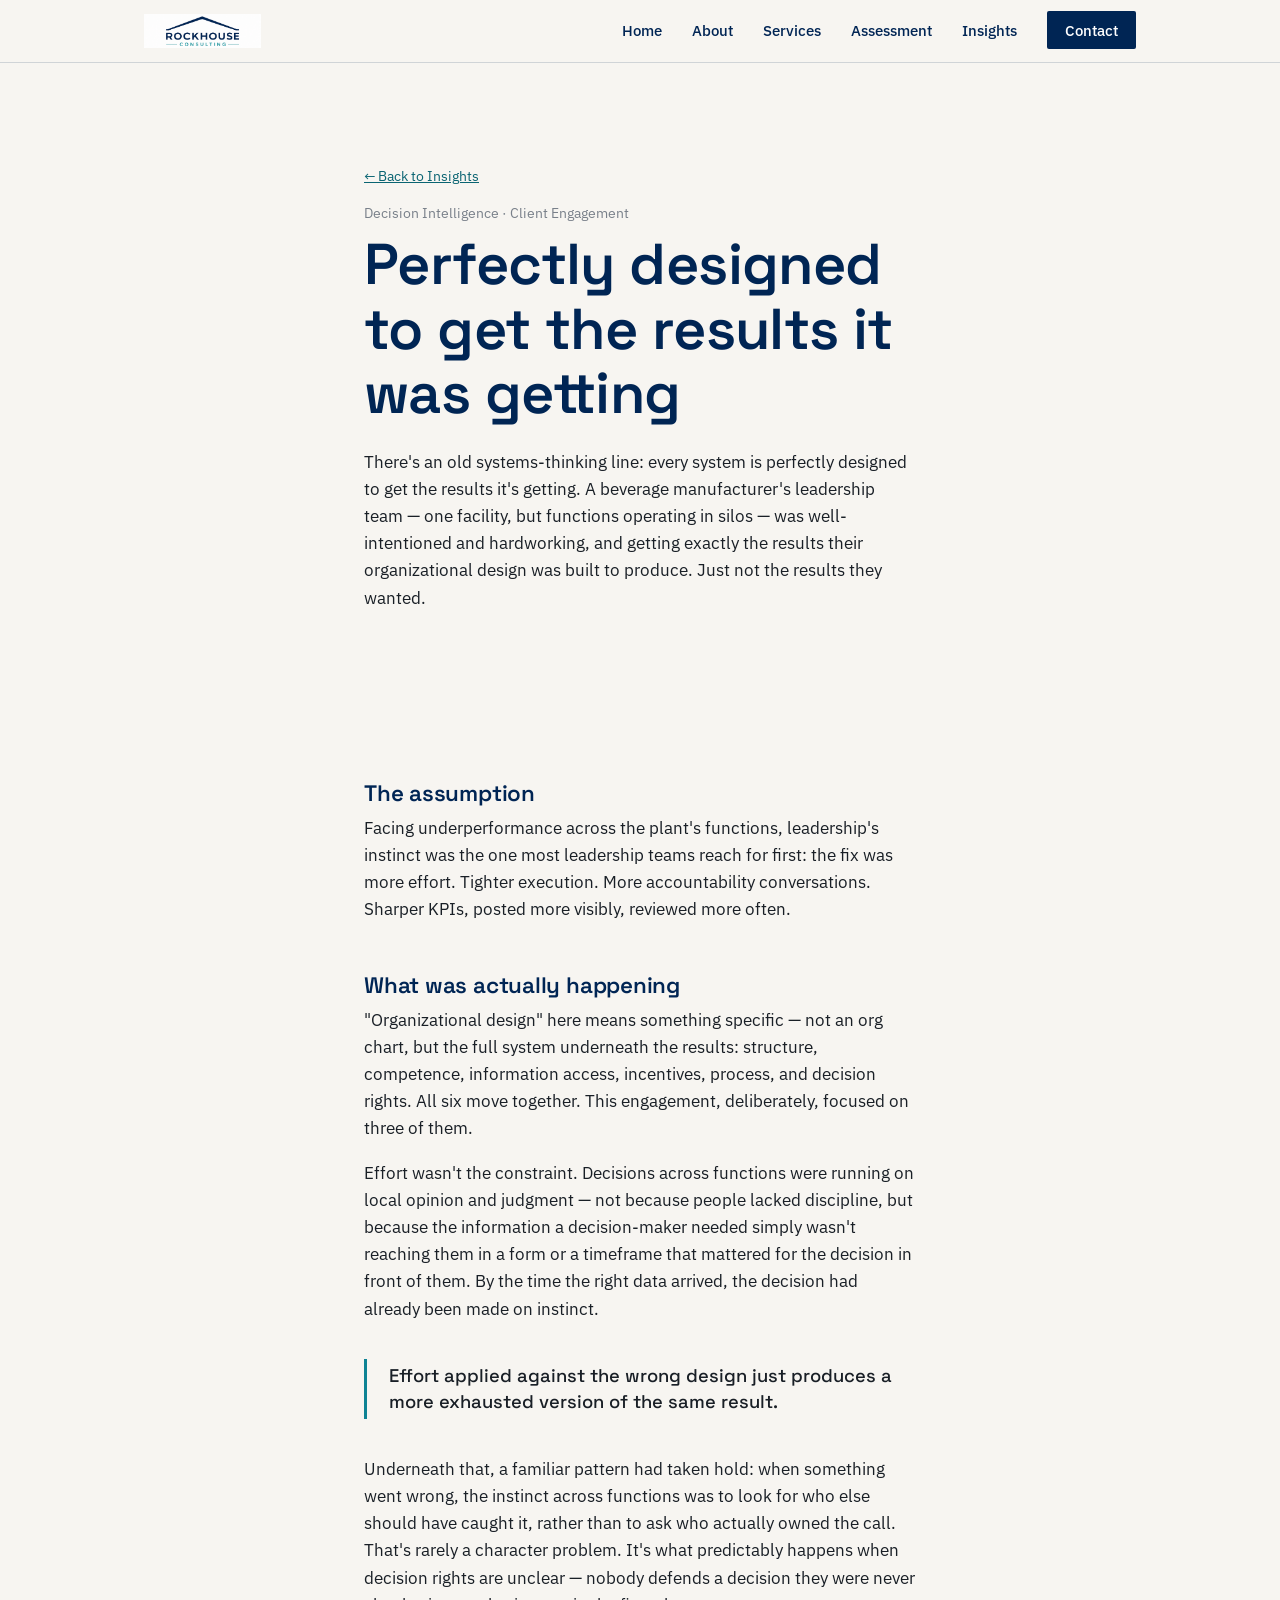
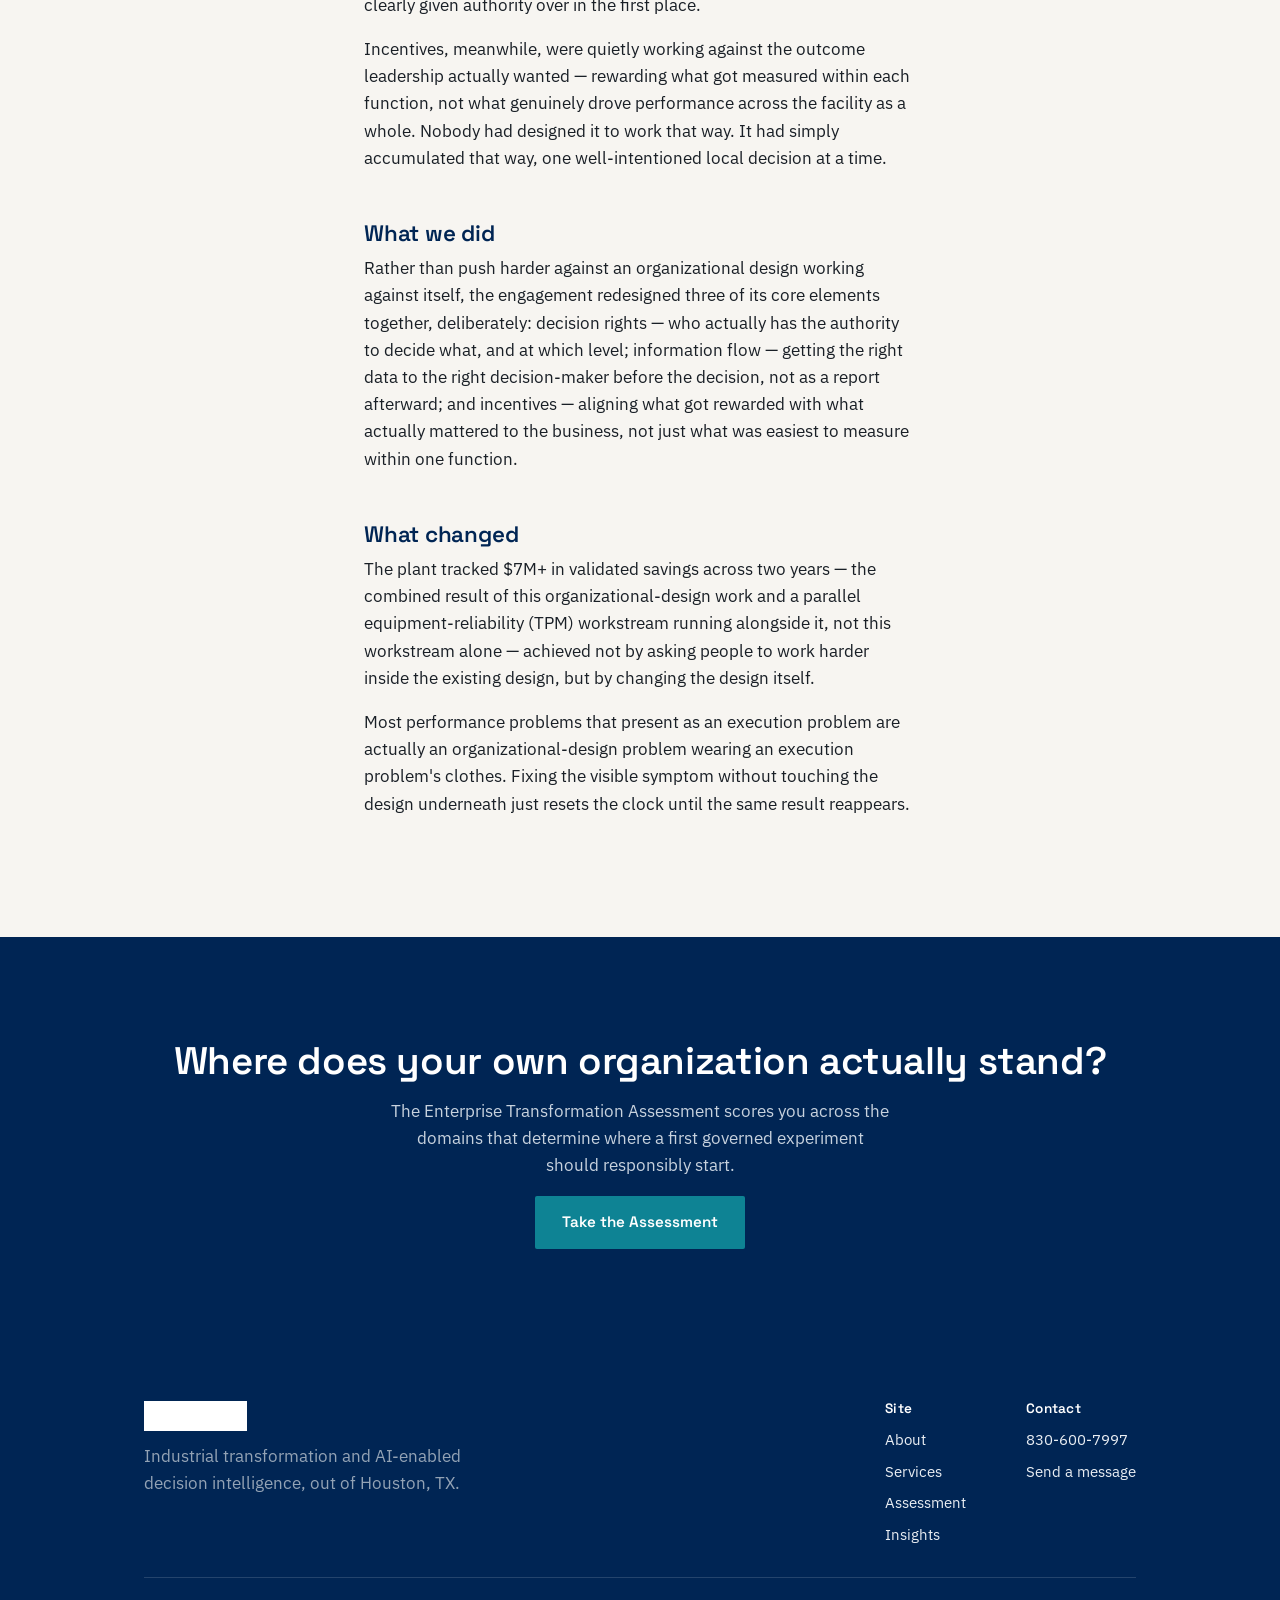
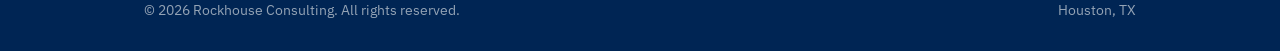
<file: insight-decision-rights-cpg.html>
<!DOCTYPE html>
<html lang="en">
<head>
<meta charset="UTF-8">
<meta name="viewport" content="width=device-width, initial-scale=1.0">
<title>Perfectly Designed to Get the Results It Was Getting — Rockhouse Consulting</title>
<meta name="description" content="A beverage manufacturer's functions were working in silos at a single facility — the fix wasn't more effort, it was redesigning the organizational design behind decision rights, information flow, and incentives.">
<link rel="preconnect" href="https://fonts.googleapis.com">
<link rel="preconnect" href="https://fonts.gstatic.com" crossorigin>
<link href="https://fonts.googleapis.com/css2?family=Space+Grotesk:wght@500;600;700&family=IBM+Plex+Sans:wght@400;500;600&display=swap" rel="stylesheet">
<link rel="stylesheet" href="css/style.css">
<style>
  .article-body{ max-width: 68ch; }
  .article-body h2{ margin-top: 2.2em; font-size: 1.4rem; }
  .article-body p{ max-width: none; color: var(--ink); }
  .pull-quote{
    border-left: 3px solid var(--teal); margin: 2em 0; padding: 4px 0 4px 22px;
    font-family: var(--font-head); font-size: 1.15rem; color: var(--navy); font-weight: 500; line-height: 1.4;
  }
  .article-meta{ display:flex; gap:14px; align-items:center; color: var(--ink-faint); font-size:0.9rem; margin-bottom:8px; }
</style>
<!-- Google Analytics 4 -->
<script async src="https://www.googletagmanager.com/gtag/js?id=G-BGRFW86SY9"></script>
<script>
  window.dataLayer = window.dataLayer || [];
  function gtag(){dataLayer.push(arguments);}
  gtag('js', new Date());
  gtag('config', 'G-BGRFW86SY9');
</script>
</head>
<body>

<header class="site-header">
  <div class="wrap">
    <a class="brand" href="index.html"><img src="assets/logo.png" alt="Rockhouse Consulting"></a>
    <button class="nav-toggle" aria-label="Toggle navigation" aria-expanded="false"><span></span></button>
    <ul class="nav-links">
      <li><a href="index.html">Home</a></li>
      <li><a href="about.html">About</a></li>
      <li><a href="services.html">Services</a></li>
      <li><a href="assessment.html">Assessment</a></li>
      <li><a href="insights.html">Insights</a></li>
      <li><a href="contact.html" class="nav-cta">Contact</a></li>
    </ul>
  </div>
</header>

<main>
  <section style="padding-bottom:0;">
    <div class="wrap article-body">
      <p class="small"><a href="insights.html">← Back to Insights</a></p>
      <div class="article-meta"><span>Decision Intelligence · Client Engagement</span></div>
      <h1>Perfectly designed to get the results it was getting</h1>
      <p class="lede">There's an old systems-thinking line: every system is perfectly designed to get the results it's getting. A beverage manufacturer's leadership team — one facility, but functions operating in silos — was well-intentioned and hardworking, and getting exactly the results their organizational design was built to produce. Just not the results they wanted.</p>
    </div>
  </section>

  <section>
    <div class="wrap article-body">

      <h2>The assumption</h2>
      <p>Facing underperformance across the plant's functions, leadership's instinct was the one most leadership teams reach for first: the fix was more effort. Tighter execution. More accountability conversations. Sharper KPIs, posted more visibly, reviewed more often.</p>

      <h2>What was actually happening</h2>
      <p>"Organizational design" here means something specific — not an org chart, but the full system underneath the results: structure, competence, information access, incentives, process, and decision rights. All six move together. This engagement, deliberately, focused on three of them.</p>

      <p>Effort wasn't the constraint. Decisions across functions were running on local opinion and judgment — not because people lacked discipline, but because the information a decision-maker needed simply wasn't reaching them in a form or a timeframe that mattered for the decision in front of them. By the time the right data arrived, the decision had already been made on instinct.</p>

      <p class="pull-quote">Effort applied against the wrong design just produces a more exhausted version of the same result.</p>

      <p>Underneath that, a familiar pattern had taken hold: when something went wrong, the instinct across functions was to look for who else should have caught it, rather than to ask who actually owned the call. That's rarely a character problem. It's what predictably happens when decision rights are unclear — nobody defends a decision they were never clearly given authority over in the first place.</p>

      <p>Incentives, meanwhile, were quietly working against the outcome leadership actually wanted — rewarding what got measured within each function, not what genuinely drove performance across the facility as a whole. Nobody had designed it to work that way. It had simply accumulated that way, one well-intentioned local decision at a time.</p>

      <h2>What we did</h2>
      <p>Rather than push harder against an organizational design working against itself, the engagement redesigned three of its core elements together, deliberately: decision rights — who actually has the authority to decide what, and at which level; information flow — getting the right data to the right decision-maker before the decision, not as a report afterward; and incentives — aligning what got rewarded with what actually mattered to the business, not just what was easiest to measure within one function.</p>

      <h2>What changed</h2>
      <p>The plant tracked $7M+ in validated savings across two years — the combined result of this organizational-design work and a parallel equipment-reliability (TPM) workstream running alongside it, not this workstream alone — achieved not by asking people to work harder inside the existing design, but by changing the design itself.</p>

      <p>Most performance problems that present as an execution problem are actually an organizational-design problem wearing an execution problem's clothes. Fixing the visible symptom without touching the design underneath just resets the clock until the same result reappears.</p>

    </div>
  </section>

  <section class="section-navy">
    <div class="wrap center">
      <h2 class="mt-0">Where does your own organization actually stand?</h2>
      <p style="max-width:50ch;margin-left:auto;margin-right:auto;">The Enterprise Transformation Assessment scores you across the domains that determine where a first governed experiment should responsibly start.</p>
      <a href="assessment.html" class="btn btn-primary">Take the Assessment</a>
    </div>
  </section>
</main>

<footer class="site-footer">
  <div class="wrap">
    <div class="footer-grid">
      <div>
        <div class="footer-brand"><img src="assets/logo.png" alt="Rockhouse Consulting"></div>
        <p style="color:#93A3B5;max-width:34ch;">Industrial transformation and AI-enabled decision intelligence, out of Houston, TX.</p>
      </div>
      <div class="footer-cols">
        <div>
          <h4>Site</h4>
          <ul>
            <li><a href="about.html">About</a></li>
            <li><a href="services.html">Services</a></li>
            <li><a href="assessment.html">Assessment</a></li>
            <li><a href="insights.html">Insights</a></li>
          </ul>
        </div>
        <div>
          <h4>Contact</h4>
          <ul>
            <li><a href="tel:8306007997">830-600-7997</a></li>
            <li><a href="contact.html">Send a message</a></li>
          </ul>
        </div>
      </div>
    </div>
    <div class="footer-bottom">
      <span>© 2026 Rockhouse Consulting. All rights reserved.</span>
      <span>Houston, TX</span>
    </div>
  </div>
</footer>

<script src="js/main.js"></script>
</body>
</html>
</file>
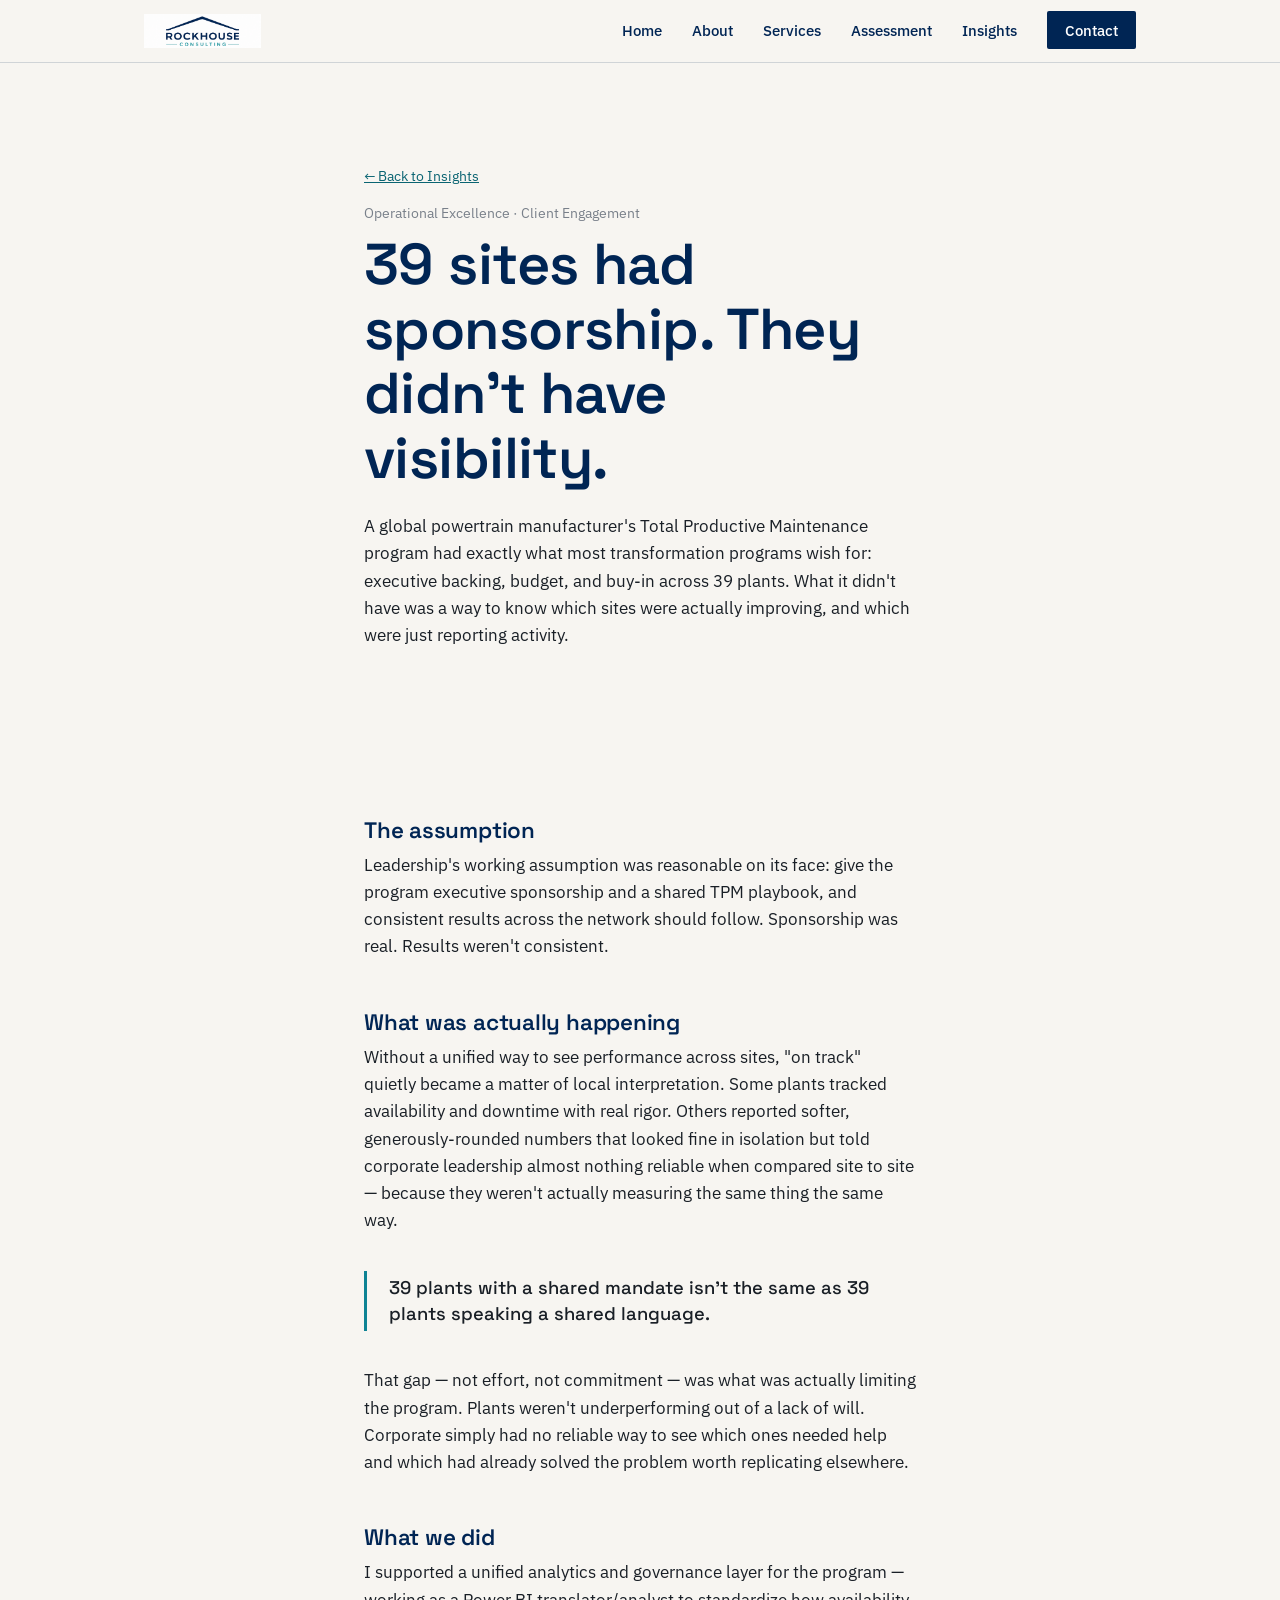
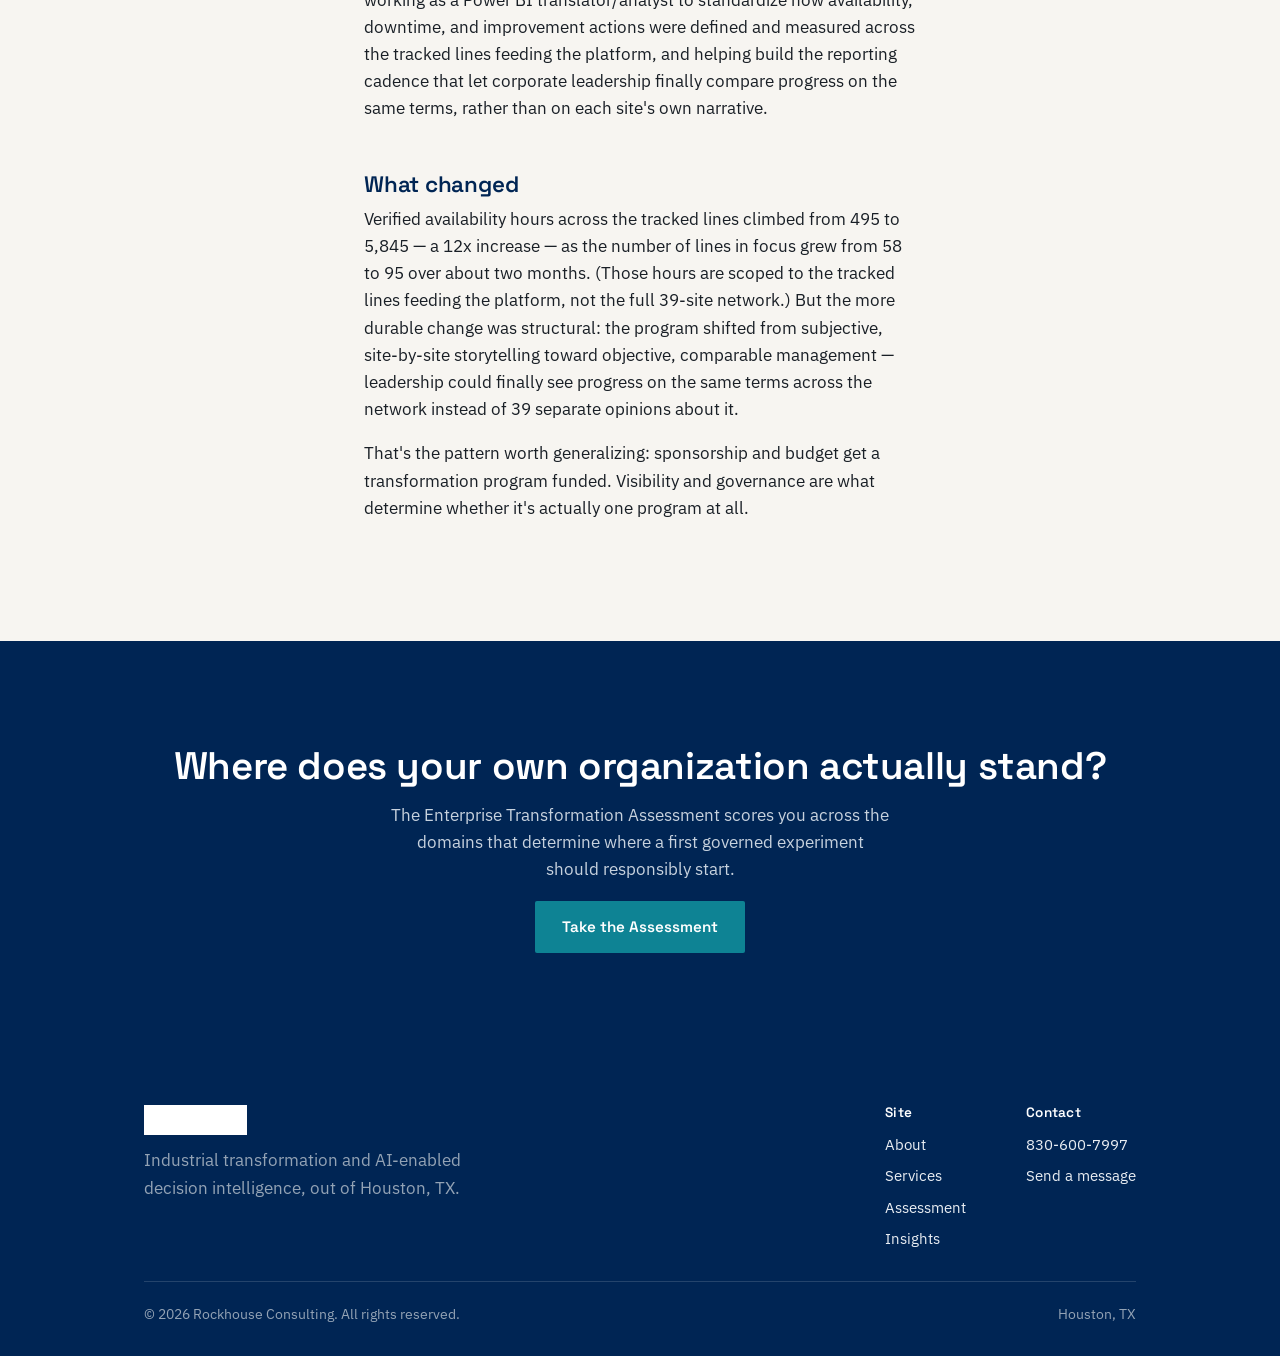
<file: insight-tpm-visibility.html>
<!DOCTYPE html>
<html lang="en">
<head>
<meta charset="UTF-8">
<meta name="viewport" content="width=device-width, initial-scale=1.0">
<title>39 Sites Had Sponsorship. They Didn't Have Visibility. — Rockhouse Consulting</title>
<meta name="description" content="A global powertrain manufacturer's TPM program had executive backing across 39 plants — but no way to see which sites were actually on track.">
<link rel="preconnect" href="https://fonts.googleapis.com">
<link rel="preconnect" href="https://fonts.gstatic.com" crossorigin>
<link href="https://fonts.googleapis.com/css2?family=Space+Grotesk:wght@500;600;700&family=IBM+Plex+Sans:wght@400;500;600&display=swap" rel="stylesheet">
<link rel="stylesheet" href="css/style.css">
<style>
  .article-body{ max-width: 68ch; }
  .article-body h2{ margin-top: 2.2em; font-size: 1.4rem; }
  .article-body p{ max-width: none; color: var(--ink); }
  .pull-quote{
    border-left: 3px solid var(--teal); margin: 2em 0; padding: 4px 0 4px 22px;
    font-family: var(--font-head); font-size: 1.15rem; color: var(--navy); font-weight: 500; line-height: 1.4;
  }
  .article-meta{ display:flex; gap:14px; align-items:center; color: var(--ink-faint); font-size:0.9rem; margin-bottom:8px; }
</style>
<!-- Google Analytics 4 -->
<script async src="https://www.googletagmanager.com/gtag/js?id=G-BGRFW86SY9"></script>
<script>
  window.dataLayer = window.dataLayer || [];
  function gtag(){dataLayer.push(arguments);}
  gtag('js', new Date());
  gtag('config', 'G-BGRFW86SY9');
</script>
</head>
<body>

<header class="site-header">
  <div class="wrap">
    <a class="brand" href="index.html"><img src="assets/logo.png" alt="Rockhouse Consulting"></a>
    <button class="nav-toggle" aria-label="Toggle navigation" aria-expanded="false"><span></span></button>
    <ul class="nav-links">
      <li><a href="index.html">Home</a></li>
      <li><a href="about.html">About</a></li>
      <li><a href="services.html">Services</a></li>
      <li><a href="assessment.html">Assessment</a></li>
      <li><a href="insights.html">Insights</a></li>
      <li><a href="contact.html" class="nav-cta">Contact</a></li>
    </ul>
  </div>
</header>

<main>
  <section style="padding-bottom:0;">
    <div class="wrap article-body">
      <p class="small"><a href="insights.html">← Back to Insights</a></p>
      <div class="article-meta"><span>Operational Excellence · Client Engagement</span></div>
      <h1>39 sites had sponsorship. They didn't have visibility.</h1>
      <p class="lede">A global powertrain manufacturer's Total Productive Maintenance program had exactly what most transformation programs wish for: executive backing, budget, and buy-in across 39 plants. What it didn't have was a way to know which sites were actually improving, and which were just reporting activity.</p>
    </div>
  </section>

  <section>
    <div class="wrap article-body">

      <h2>The assumption</h2>
      <p>Leadership's working assumption was reasonable on its face: give the program executive sponsorship and a shared TPM playbook, and consistent results across the network should follow. Sponsorship was real. Results weren't consistent.</p>

      <h2>What was actually happening</h2>
      <p>Without a unified way to see performance across sites, "on track" quietly became a matter of local interpretation. Some plants tracked availability and downtime with real rigor. Others reported softer, generously-rounded numbers that looked fine in isolation but told corporate leadership almost nothing reliable when compared site to site — because they weren't actually measuring the same thing the same way.</p>

      <p class="pull-quote">39 plants with a shared mandate isn't the same as 39 plants speaking a shared language.</p>

      <p>That gap — not effort, not commitment — was what was actually limiting the program. Plants weren't underperforming out of a lack of will. Corporate simply had no reliable way to see which ones needed help and which had already solved the problem worth replicating elsewhere.</p>

      <h2>What we did</h2>
      <p>I supported a unified analytics and governance layer for the program — working as a Power BI translator/analyst to standardize how availability, downtime, and improvement actions were defined and measured across the tracked lines feeding the platform, and helping build the reporting cadence that let corporate leadership finally compare progress on the same terms, rather than on each site's own narrative.</p>

      <h2>What changed</h2>
      <p>Verified availability hours across the tracked lines climbed from 495 to 5,845 — a 12x increase — as the number of lines in focus grew from 58 to 95 over about two months. (Those hours are scoped to the tracked lines feeding the platform, not the full 39-site network.) But the more durable change was structural: the program shifted from subjective, site-by-site storytelling toward objective, comparable management — leadership could finally see progress on the same terms across the network instead of 39 separate opinions about it.</p>

      <p>That's the pattern worth generalizing: sponsorship and budget get a transformation program funded. Visibility and governance are what determine whether it's actually one program at all.</p>

    </div>
  </section>

  <section class="section-navy">
    <div class="wrap center">
      <h2 class="mt-0">Where does your own organization actually stand?</h2>
      <p style="max-width:50ch;margin-left:auto;margin-right:auto;">The Enterprise Transformation Assessment scores you across the domains that determine where a first governed experiment should responsibly start.</p>
      <a href="assessment.html" class="btn btn-primary">Take the Assessment</a>
    </div>
  </section>
</main>

<footer class="site-footer">
  <div class="wrap">
    <div class="footer-grid">
      <div>
        <div class="footer-brand"><img src="assets/logo.png" alt="Rockhouse Consulting"></div>
        <p style="color:#93A3B5;max-width:34ch;">Industrial transformation and AI-enabled decision intelligence, out of Houston, TX.</p>
      </div>
      <div class="footer-cols">
        <div>
          <h4>Site</h4>
          <ul>
            <li><a href="about.html">About</a></li>
            <li><a href="services.html">Services</a></li>
            <li><a href="assessment.html">Assessment</a></li>
            <li><a href="insights.html">Insights</a></li>
          </ul>
        </div>
        <div>
          <h4>Contact</h4>
          <ul>
            <li><a href="tel:8306007997">830-600-7997</a></li>
            <li><a href="contact.html">Send a message</a></li>
          </ul>
        </div>
      </div>
    </div>
    <div class="footer-bottom">
      <span>© 2026 Rockhouse Consulting. All rights reserved.</span>
      <span>Houston, TX</span>
    </div>
  </div>
</footer>

<script src="js/main.js"></script>
</body>
</html>
</file>
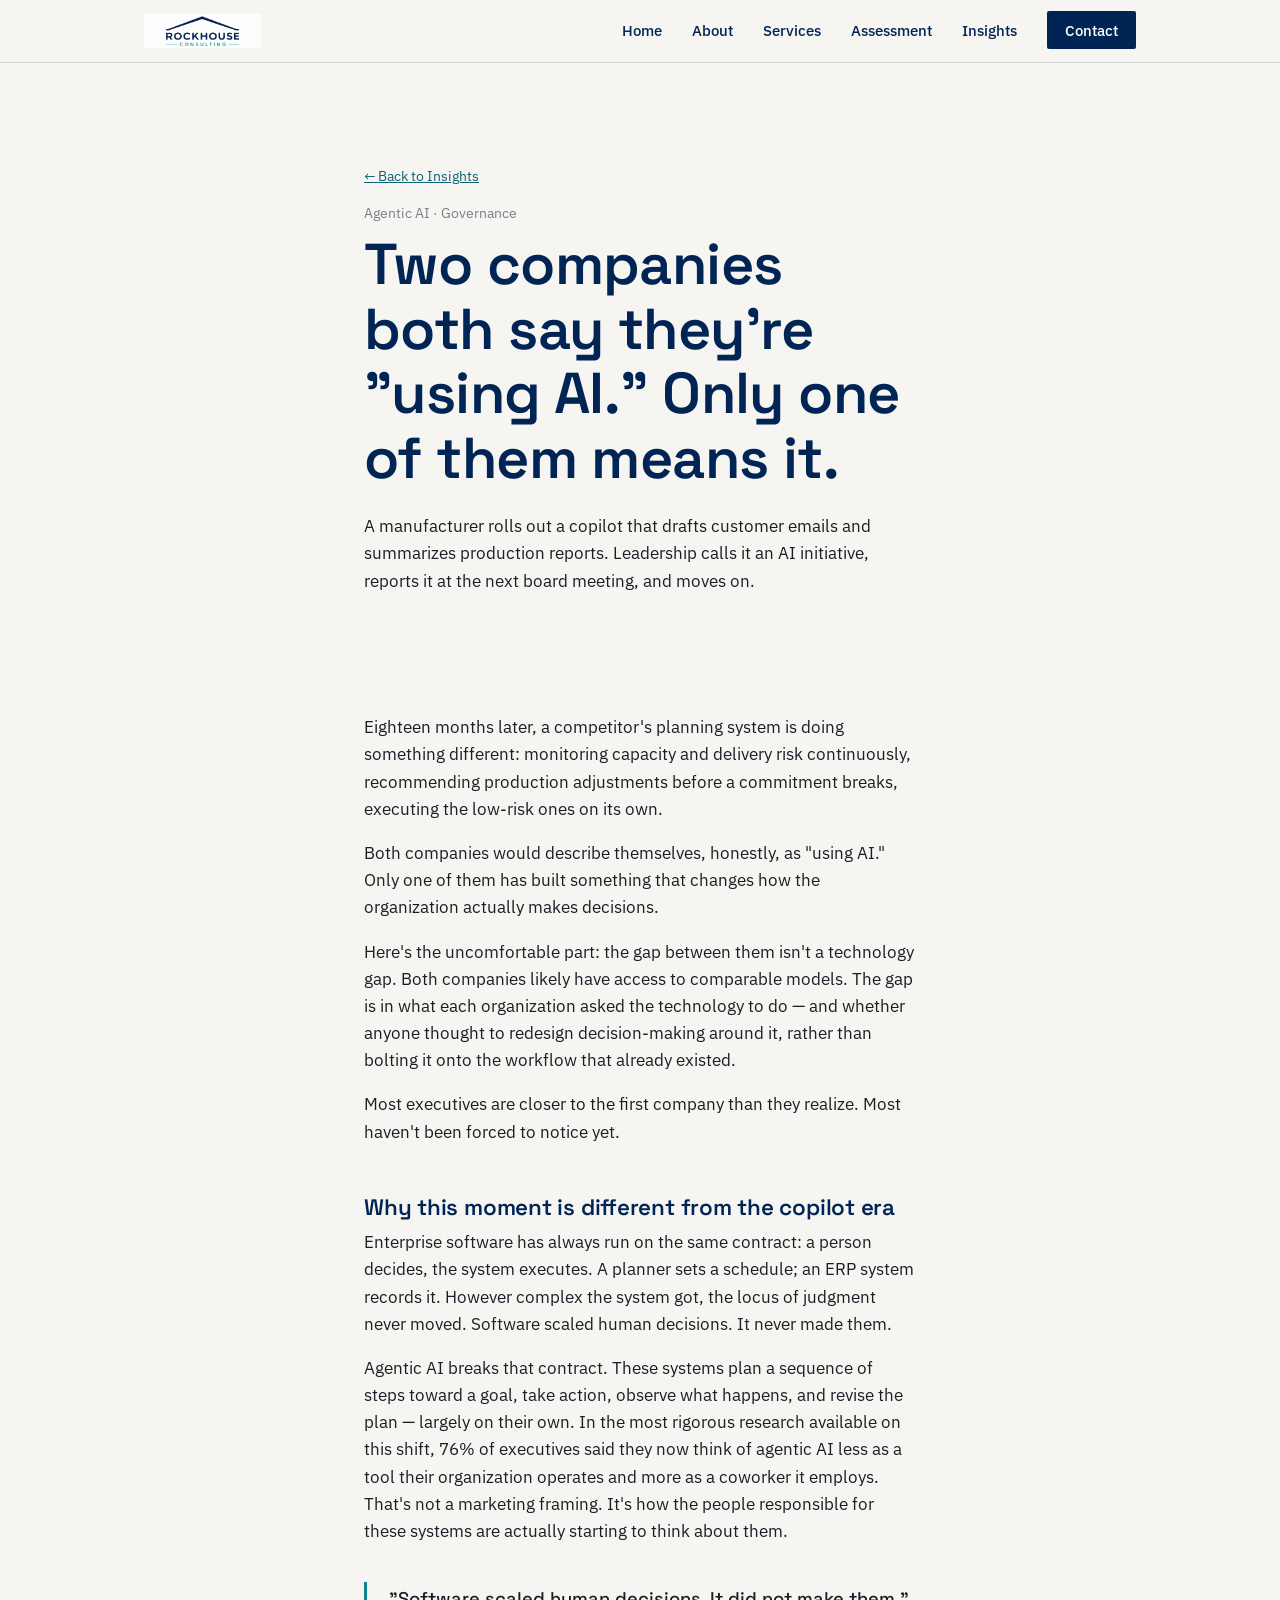
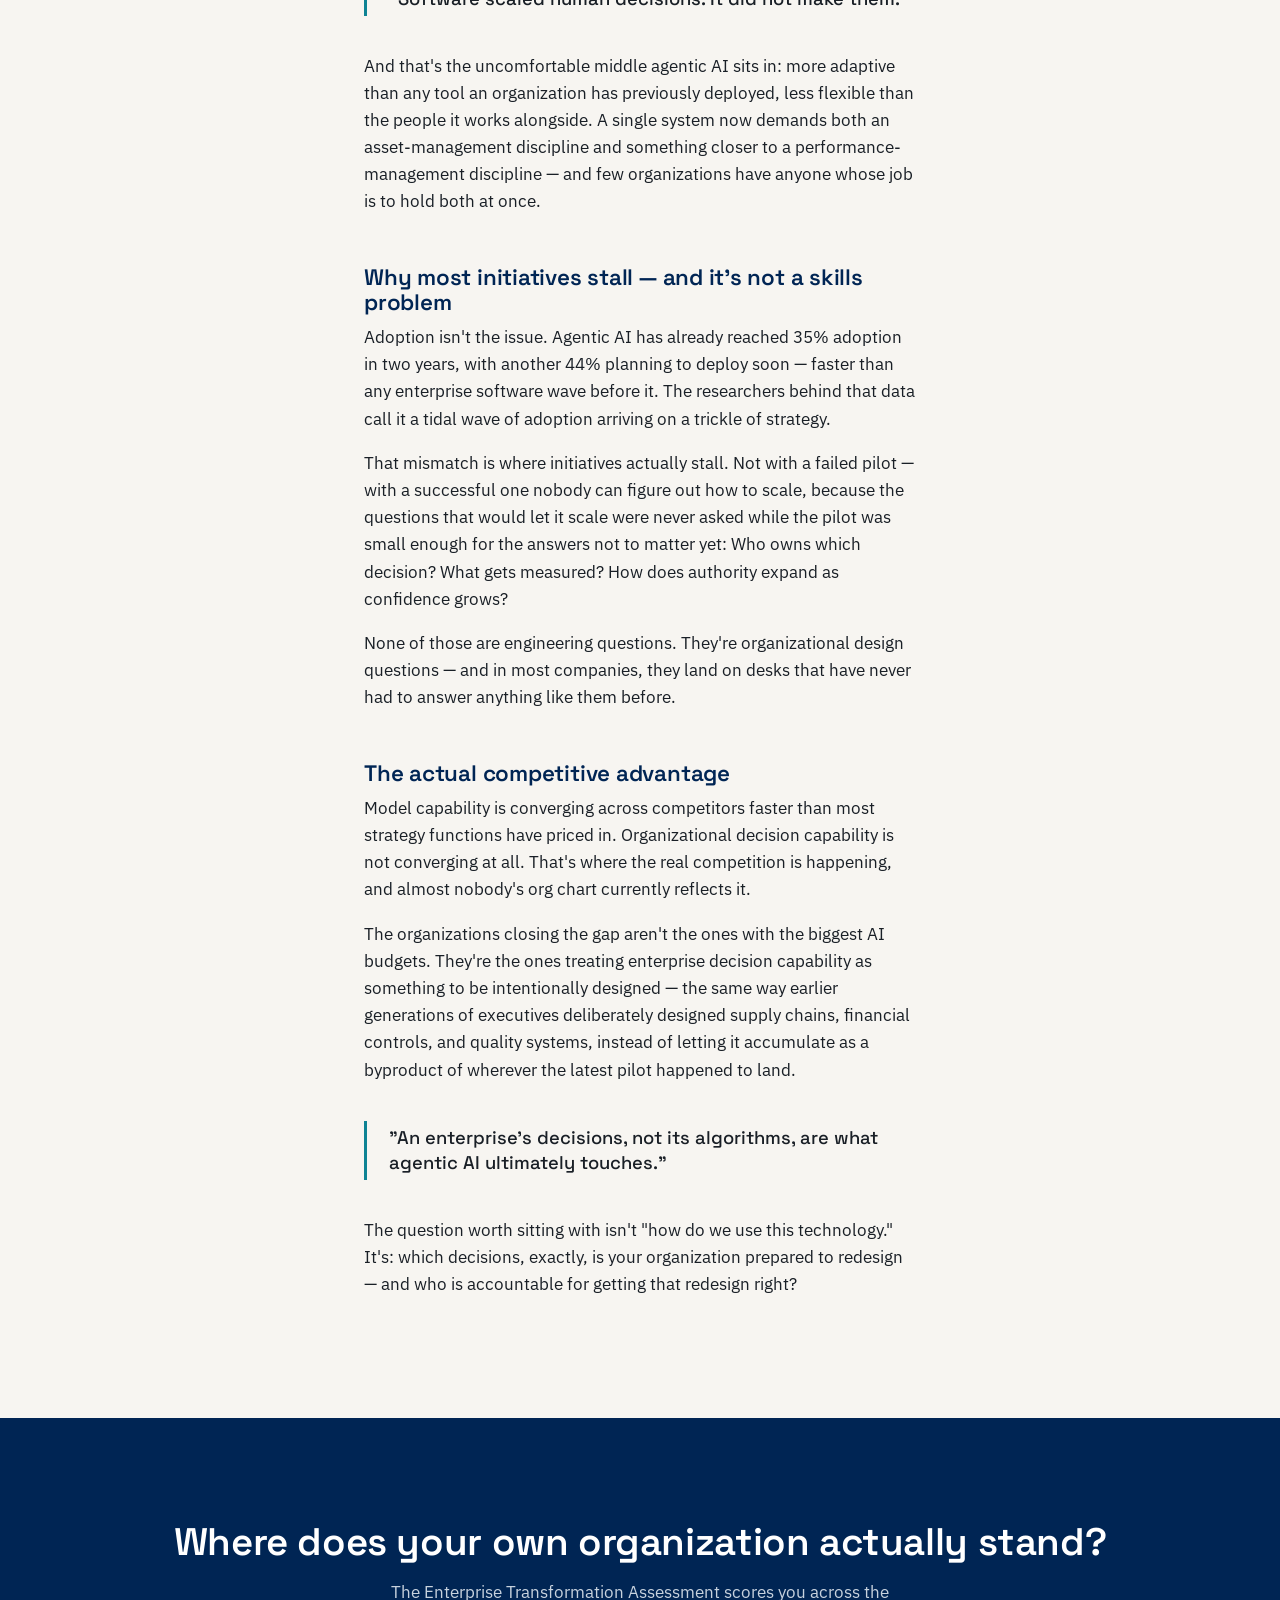
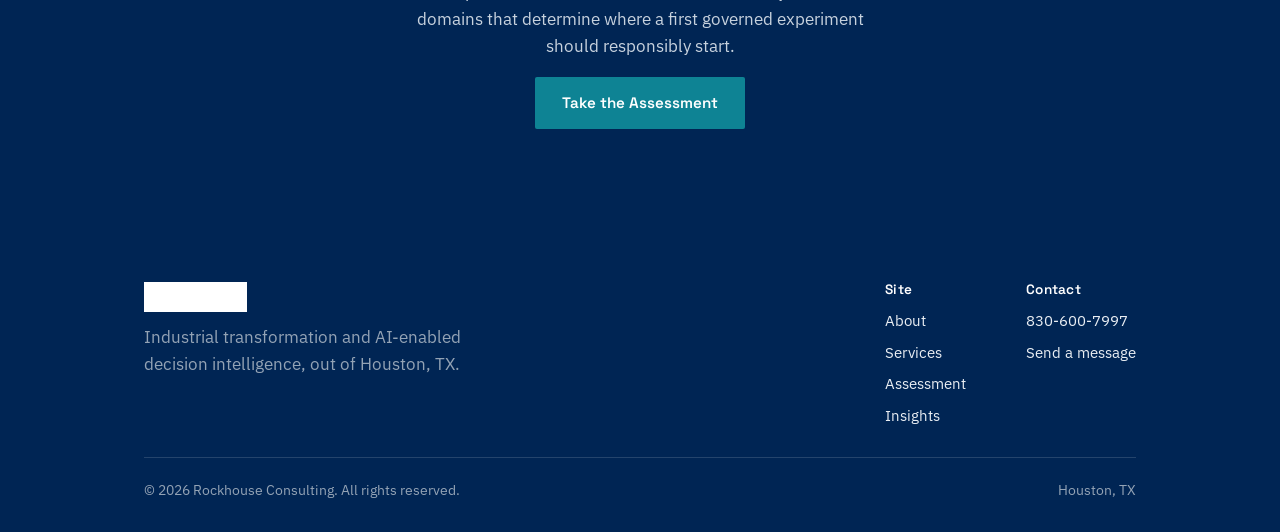
<file: insight-two-companies-ai.html>
<!DOCTYPE html>
<html lang="en">
<head>
<meta charset="UTF-8">
<meta name="viewport" content="width=device-width, initial-scale=1.0">
<title>Two Companies Both Say They're "Using AI." Only One Means It. — Rockhouse Consulting</title>
<meta name="description" content="The gap between an AI pilot and a real decision-capability isn't a technology gap — it's whether anyone redesigned the decision itself.">
<link rel="preconnect" href="https://fonts.googleapis.com">
<link rel="preconnect" href="https://fonts.gstatic.com" crossorigin>
<link href="https://fonts.googleapis.com/css2?family=Space+Grotesk:wght@500;600;700&family=IBM+Plex+Sans:wght@400;500;600&display=swap" rel="stylesheet">
<link rel="stylesheet" href="css/style.css">
<style>
  .article-body{ max-width: 68ch; }
  .article-body h2{ margin-top: 2.2em; font-size: 1.4rem; }
  .article-body p{ max-width: none; color: var(--ink); }
  .pull-quote{
    border-left: 3px solid var(--teal); margin: 2em 0; padding: 4px 0 4px 22px;
    font-family: var(--font-head); font-size: 1.15rem; color: var(--navy); font-weight: 500; line-height: 1.4;
  }
  .article-meta{ display:flex; gap:14px; align-items:center; color: var(--ink-faint); font-size:0.9rem; margin-bottom:8px; }
</style>
<!-- Google Analytics 4 -->
<script async src="https://www.googletagmanager.com/gtag/js?id=G-BGRFW86SY9"></script>
<script>
  window.dataLayer = window.dataLayer || [];
  function gtag(){dataLayer.push(arguments);}
  gtag('js', new Date());
  gtag('config', 'G-BGRFW86SY9');
</script>
</head>
<body>

<header class="site-header">
  <div class="wrap">
    <a class="brand" href="index.html"><img src="assets/logo.png" alt="Rockhouse Consulting"></a>
    <button class="nav-toggle" aria-label="Toggle navigation" aria-expanded="false"><span></span></button>
    <ul class="nav-links">
      <li><a href="index.html">Home</a></li>
      <li><a href="about.html">About</a></li>
      <li><a href="services.html">Services</a></li>
      <li><a href="assessment.html">Assessment</a></li>
      <li><a href="insights.html">Insights</a></li>
      <li><a href="contact.html" class="nav-cta">Contact</a></li>
    </ul>
  </div>
</header>

<main>
  <section style="padding-bottom:0;">
    <div class="wrap article-body">
      <p class="small"><a href="insights.html">← Back to Insights</a></p>
      <div class="article-meta"><span>Agentic AI · Governance</span></div>
      <h1>Two companies both say they're "using AI." Only one of them means it.</h1>
      <p class="lede">A manufacturer rolls out a copilot that drafts customer emails and summarizes production reports. Leadership calls it an AI initiative, reports it at the next board meeting, and moves on.</p>
    </div>
  </section>

  <section>
    <div class="wrap article-body">

      <p>Eighteen months later, a competitor's planning system is doing something different: monitoring capacity and delivery risk continuously, recommending production adjustments before a commitment breaks, executing the low-risk ones on its own.</p>

      <p>Both companies would describe themselves, honestly, as "using AI." Only one of them has built something that changes how the organization actually makes decisions.</p>

      <p>Here's the uncomfortable part: the gap between them isn't a technology gap. Both companies likely have access to comparable models. The gap is in what each organization asked the technology to do — and whether anyone thought to redesign decision-making around it, rather than bolting it onto the workflow that already existed.</p>

      <p>Most executives are closer to the first company than they realize. Most haven't been forced to notice yet.</p>

      <h2>Why this moment is different from the copilot era</h2>
      <p>Enterprise software has always run on the same contract: a person decides, the system executes. A planner sets a schedule; an ERP system records it. However complex the system got, the locus of judgment never moved. Software scaled human decisions. It never made them.</p>

      <p>Agentic AI breaks that contract. These systems plan a sequence of steps toward a goal, take action, observe what happens, and revise the plan — largely on their own. In the most rigorous research available on this shift, 76% of executives said they now think of agentic AI less as a tool their organization operates and more as a coworker it employs. That's not a marketing framing. It's how the people responsible for these systems are actually starting to think about them.</p>

      <p class="pull-quote">"Software scaled human decisions. It did not make them."</p>

      <p>And that's the uncomfortable middle agentic AI sits in: more adaptive than any tool an organization has previously deployed, less flexible than the people it works alongside. A single system now demands both an asset-management discipline and something closer to a performance-management discipline — and few organizations have anyone whose job is to hold both at once.</p>

      <h2>Why most initiatives stall — and it's not a skills problem</h2>
      <p>Adoption isn't the issue. Agentic AI has already reached 35% adoption in two years, with another 44% planning to deploy soon — faster than any enterprise software wave before it. The researchers behind that data call it a tidal wave of adoption arriving on a trickle of strategy.</p>

      <p>That mismatch is where initiatives actually stall. Not with a failed pilot — with a successful one nobody can figure out how to scale, because the questions that would let it scale were never asked while the pilot was small enough for the answers not to matter yet: Who owns which decision? What gets measured? How does authority expand as confidence grows?</p>

      <p>None of those are engineering questions. They're organizational design questions — and in most companies, they land on desks that have never had to answer anything like them before.</p>

      <h2>The actual competitive advantage</h2>
      <p>Model capability is converging across competitors faster than most strategy functions have priced in. Organizational decision capability is not converging at all. That's where the real competition is happening, and almost nobody's org chart currently reflects it.</p>

      <p>The organizations closing the gap aren't the ones with the biggest AI budgets. They're the ones treating enterprise decision capability as something to be intentionally designed — the same way earlier generations of executives deliberately designed supply chains, financial controls, and quality systems, instead of letting it accumulate as a byproduct of wherever the latest pilot happened to land.</p>

      <p class="pull-quote">"An enterprise's decisions, not its algorithms, are what agentic AI ultimately touches."</p>

      <p>The question worth sitting with isn't "how do we use this technology." It's: which decisions, exactly, is your organization prepared to redesign — and who is accountable for getting that redesign right?</p>

    </div>
  </section>

  <section class="section-navy">
    <div class="wrap center">
      <h2 class="mt-0">Where does your own organization actually stand?</h2>
      <p style="max-width:50ch;margin-left:auto;margin-right:auto;">The Enterprise Transformation Assessment scores you across the domains that determine where a first governed experiment should responsibly start.</p>
      <a href="assessment.html" class="btn btn-primary">Take the Assessment</a>
    </div>
  </section>
</main>

<footer class="site-footer">
  <div class="wrap">
    <div class="footer-grid">
      <div>
        <div class="footer-brand"><img src="assets/logo.png" alt="Rockhouse Consulting"></div>
        <p style="color:#93A3B5;max-width:34ch;">Industrial transformation and AI-enabled decision intelligence, out of Houston, TX.</p>
      </div>
      <div class="footer-cols">
        <div>
          <h4>Site</h4>
          <ul>
            <li><a href="about.html">About</a></li>
            <li><a href="services.html">Services</a></li>
            <li><a href="assessment.html">Assessment</a></li>
            <li><a href="insights.html">Insights</a></li>
          </ul>
        </div>
        <div>
          <h4>Contact</h4>
          <ul>
            <li><a href="tel:8306007997">830-600-7997</a></li>
            <li><a href="contact.html">Send a message</a></li>
          </ul>
        </div>
      </div>
    </div>
    <div class="footer-bottom">
      <span>© 2026 Rockhouse Consulting. All rights reserved.</span>
      <span>Houston, TX</span>
    </div>
  </div>
</footer>

<script src="js/main.js"></script>
</body>
</html>
</file>
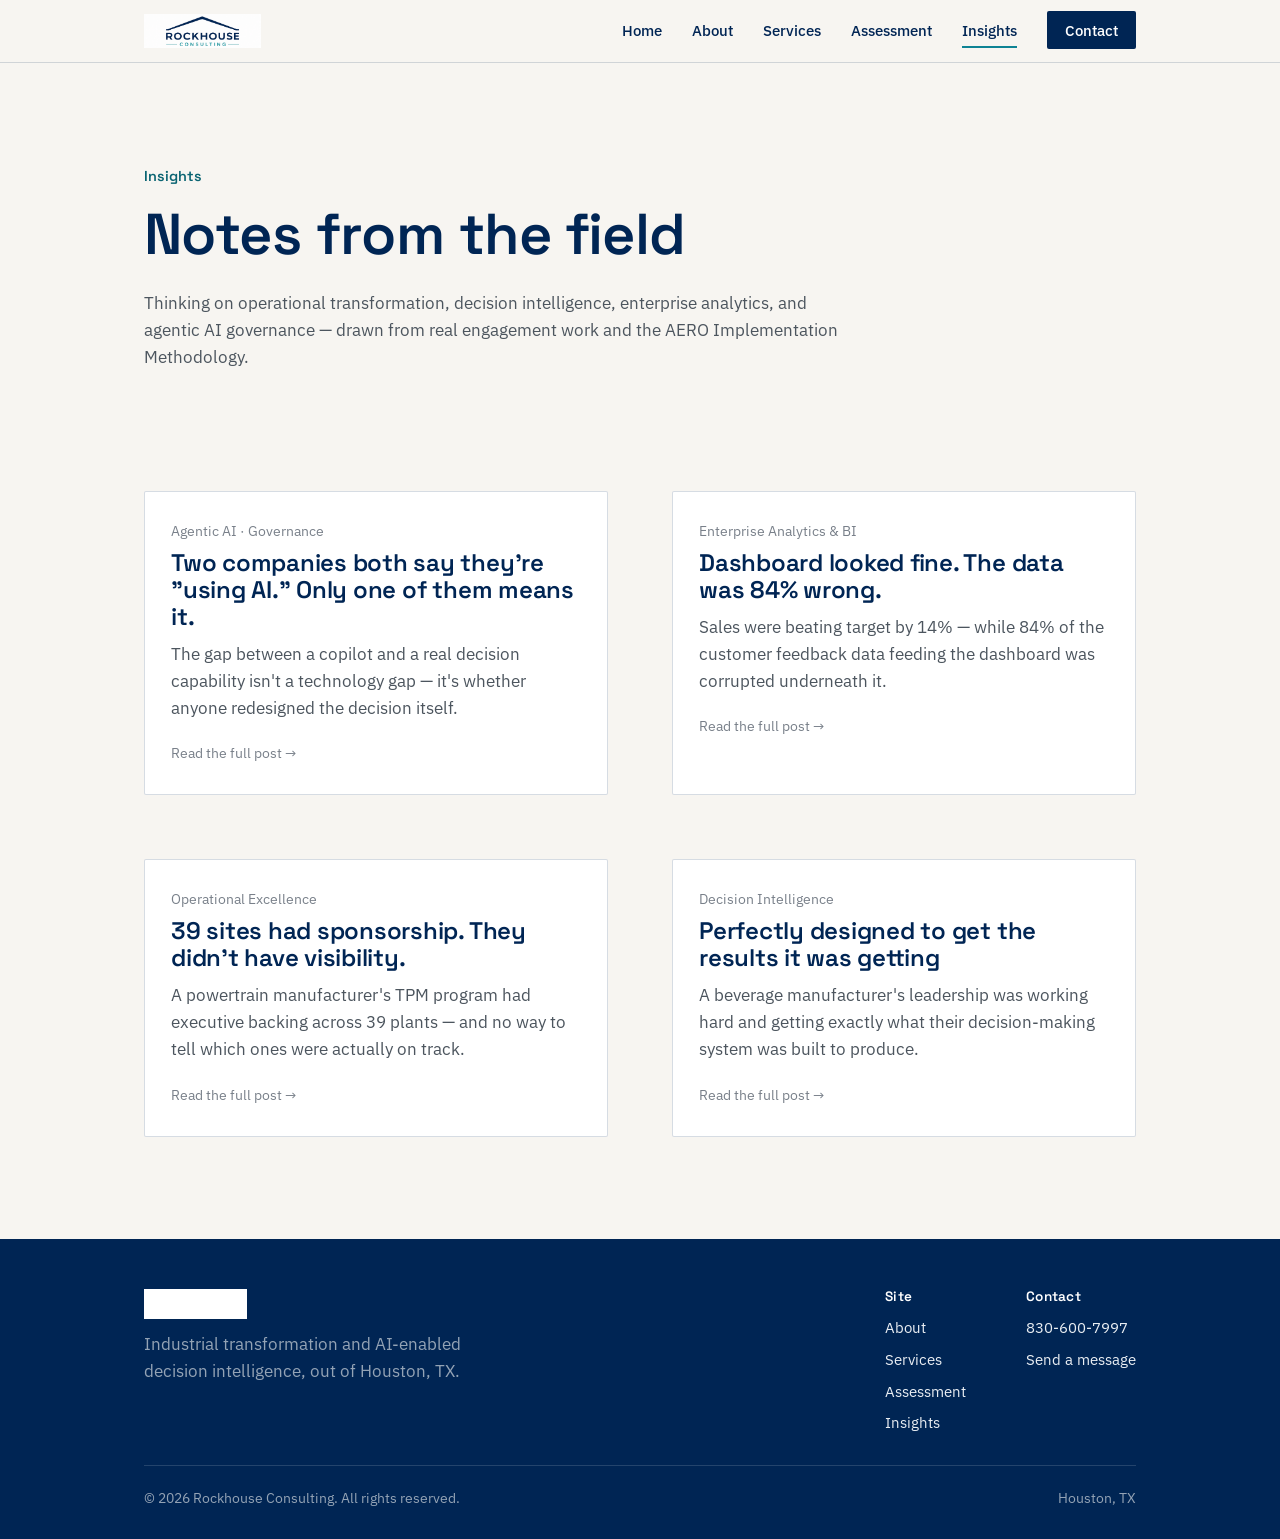
<file: insights.html>
<!DOCTYPE html>
<html lang="en">
<head>
<meta charset="UTF-8">
<meta name="viewport" content="width=device-width, initial-scale=1.0">
<title>Insights — Rockhouse Consulting</title>
<meta name="description" content="Notes on operational transformation, decision intelligence, enterprise analytics, and agentic AI governance from Rockhouse Consulting.">
<link rel="preconnect" href="https://fonts.googleapis.com">
<link rel="preconnect" href="https://fonts.gstatic.com" crossorigin>
<link href="https://fonts.googleapis.com/css2?family=Space+Grotesk:wght@500;600;700&family=IBM+Plex+Sans:wght@400;500;600&display=swap" rel="stylesheet">
<link rel="stylesheet" href="css/style.css">
<!-- Google Analytics 4 -->
<script async src="https://www.googletagmanager.com/gtag/js?id=G-BGRFW86SY9"></script>
<script>
  window.dataLayer = window.dataLayer || [];
  function gtag(){dataLayer.push(arguments);}
  gtag('js', new Date());
  gtag('config', 'G-BGRFW86SY9');
</script>
</head>
<body>

<header class="site-header">
  <div class="wrap">
    <a class="brand" href="index.html"><img src="assets/logo.png" alt="Rockhouse Consulting"></a>
    <button class="nav-toggle" aria-label="Toggle navigation" aria-expanded="false"><span></span></button>
    <ul class="nav-links">
      <li><a href="index.html">Home</a></li>
      <li><a href="about.html">About</a></li>
      <li><a href="services.html">Services</a></li>
      <li><a href="assessment.html">Assessment</a></li>
      <li><a href="insights.html">Insights</a></li>
      <li><a href="contact.html" class="nav-cta">Contact</a></li>
    </ul>
  </div>
</header>

<main>
  <section style="padding-bottom:0;">
    <div class="wrap">
      <div class="eyebrow-line"><span class="num">Insights</span></div>
      <h1>Notes from the field</h1>
      <p class="lede max-prose">Thinking on operational transformation, decision intelligence, enterprise analytics, and agentic AI governance — drawn from real engagement work and the AERO Implementation Methodology.</p>
    </div>
  </section>

  <section>
    <div class="wrap">
      <div class="grid grid-2">

        <a class="card card-link" href="insight-two-companies-ai.html">
          <div class="small" style="margin-bottom:8px;">Agentic AI · Governance</div>
          <h3>Two companies both say they're "using AI." Only one of them means it.</h3>
          <p>The gap between a copilot and a real decision capability isn't a technology gap — it's whether anyone redesigned the decision itself.</p>
          <span class="small">Read the full post →</span>
        </a>

        <a class="card card-link" href="insight-data-integrity.html">
          <div class="small" style="margin-bottom:8px;">Enterprise Analytics &amp; BI</div>
          <h3>Dashboard looked fine. The data was 84% wrong.</h3>
          <p>Sales were beating target by 14% — while 84% of the customer feedback data feeding the dashboard was corrupted underneath it.</p>
          <span class="small">Read the full post →</span>
        </a>

        <a class="card card-link" href="insight-tpm-visibility.html">
          <div class="small" style="margin-bottom:8px;">Operational Excellence</div>
          <h3>39 sites had sponsorship. They didn't have visibility.</h3>
          <p>A powertrain manufacturer's TPM program had executive backing across 39 plants — and no way to tell which ones were actually on track.</p>
          <span class="small">Read the full post →</span>
        </a>

        <a class="card card-link" href="insight-decision-rights-cpg.html">
          <div class="small" style="margin-bottom:8px;">Decision Intelligence</div>
          <h3>Perfectly designed to get the results it was getting</h3>
          <p>A beverage manufacturer's leadership was working hard and getting exactly what their decision-making system was built to produce.</p>
          <span class="small">Read the full post →</span>
        </a>

      </div>
    </div>
  </section>
</main>

<footer class="site-footer">
  <div class="wrap">
    <div class="footer-grid">
      <div>
        <div class="footer-brand"><img src="assets/logo.png" alt="Rockhouse Consulting"></div>
        <p style="color:#93A3B5;max-width:34ch;">Industrial transformation and AI-enabled decision intelligence, out of Houston, TX.</p>
      </div>
      <div class="footer-cols">
        <div>
          <h4>Site</h4>
          <ul>
            <li><a href="about.html">About</a></li>
            <li><a href="services.html">Services</a></li>
            <li><a href="assessment.html">Assessment</a></li>
            <li><a href="insights.html">Insights</a></li>
          </ul>
        </div>
        <div>
          <h4>Contact</h4>
          <ul>
            <li><a href="tel:8306007997">830-600-7997</a></li>
            <li><a href="contact.html">Send a message</a></li>
          </ul>
        </div>
      </div>
    </div>
    <div class="footer-bottom">
      <span>© 2026 Rockhouse Consulting. All rights reserved.</span>
      <span>Houston, TX</span>
    </div>
  </div>
</footer>

<script src="js/main.js"></script>
</body>
</html>
</file>
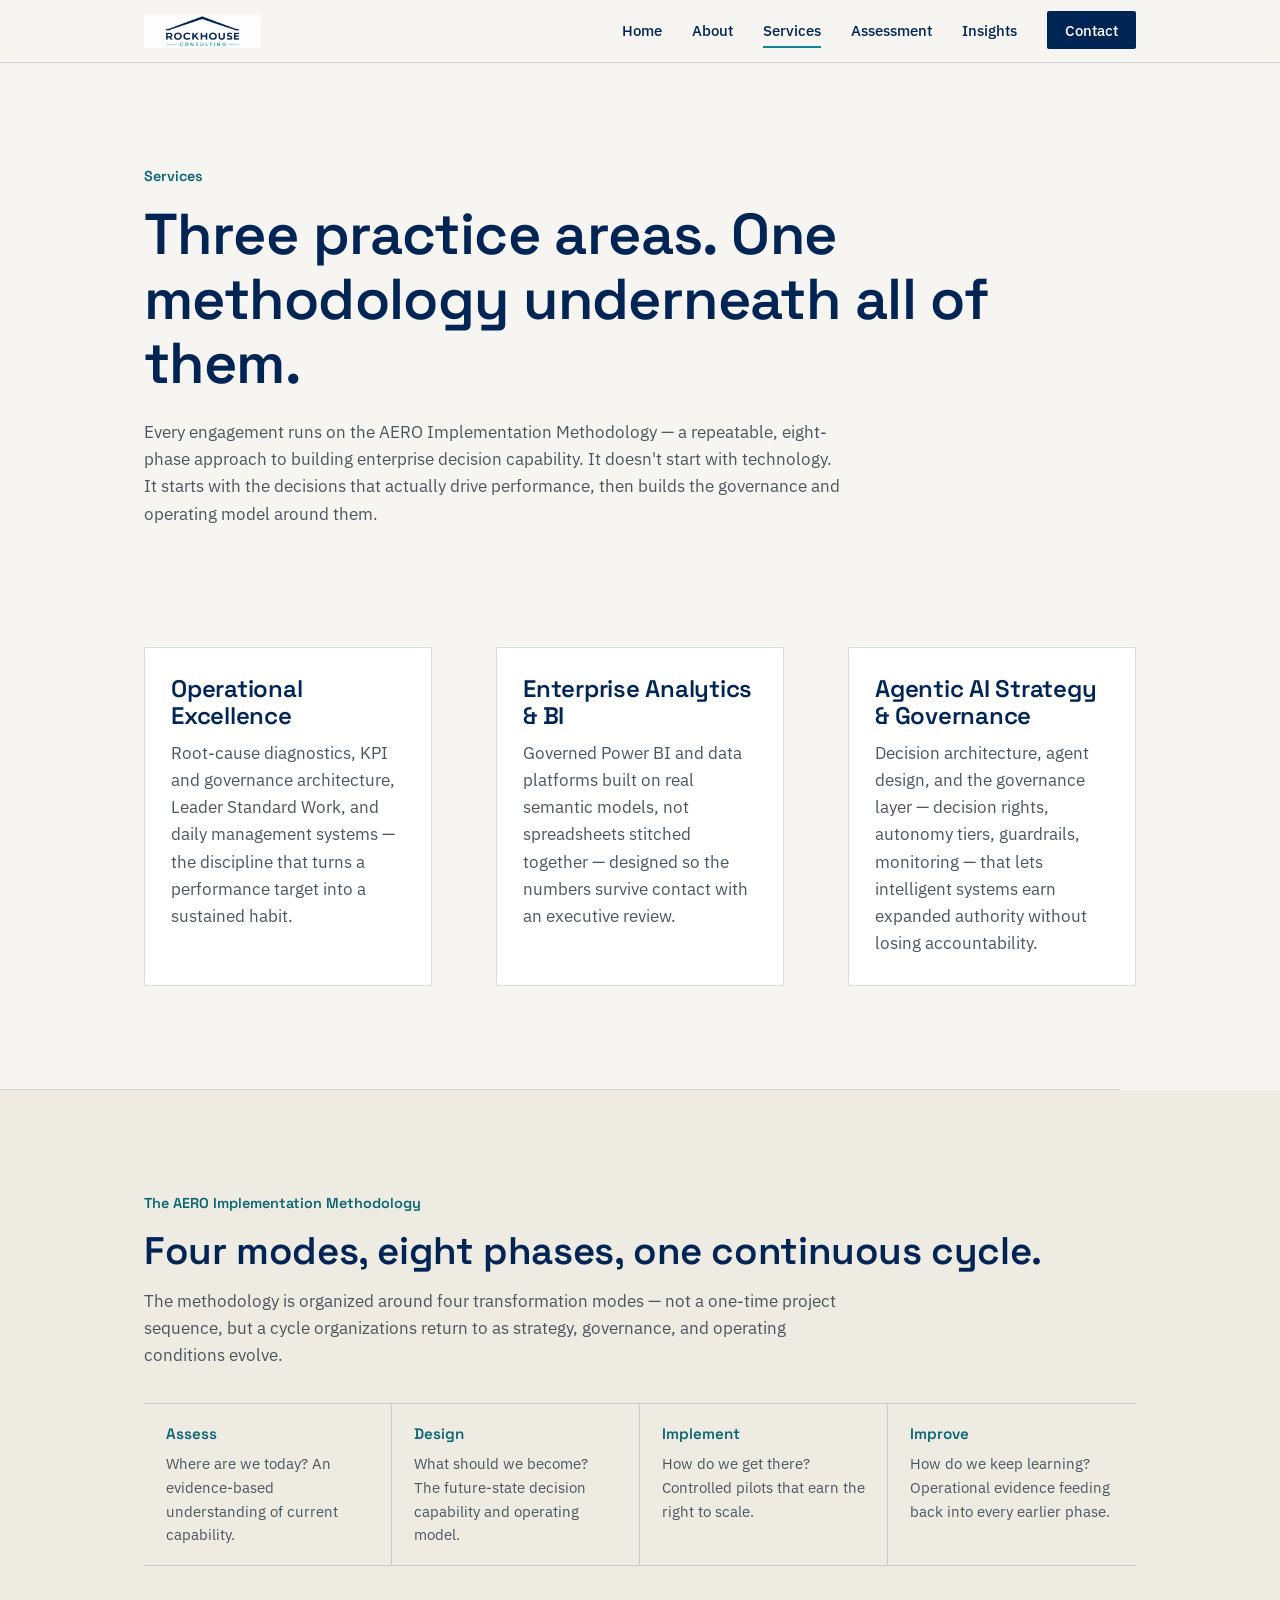
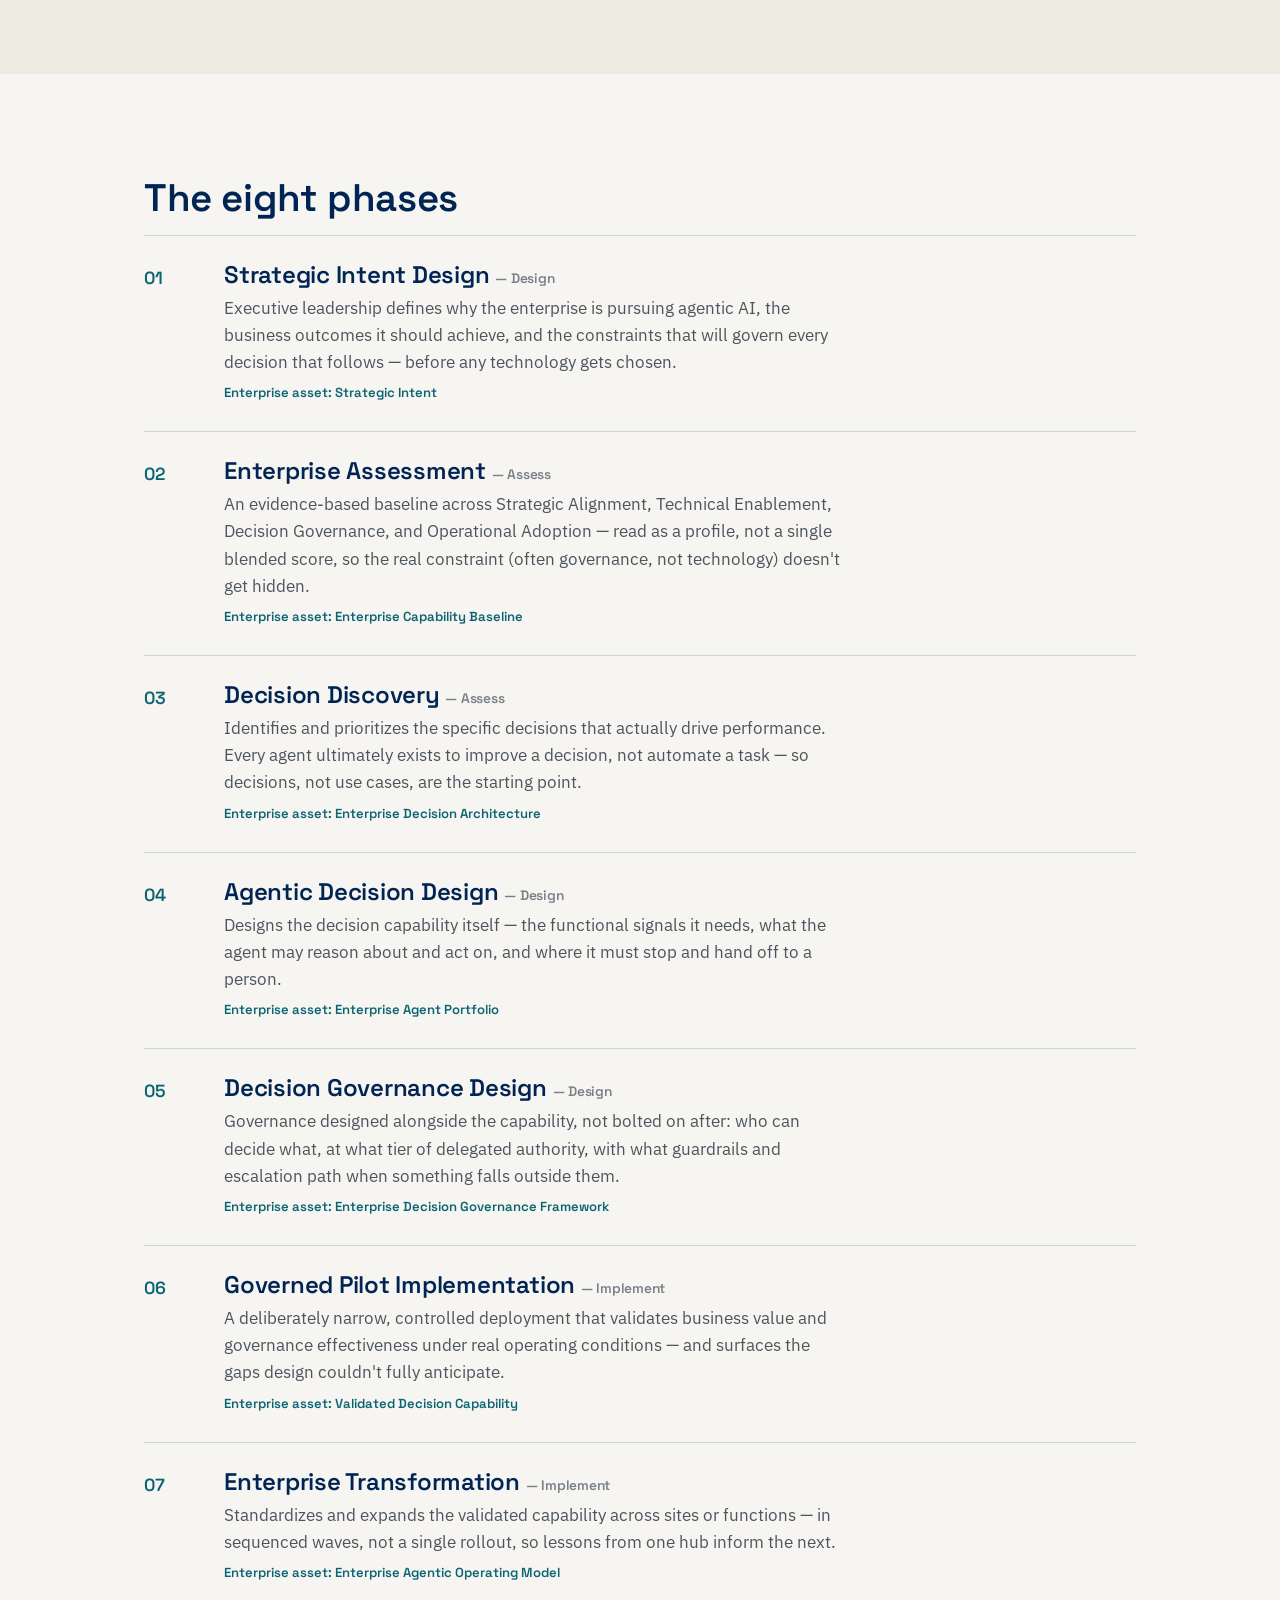
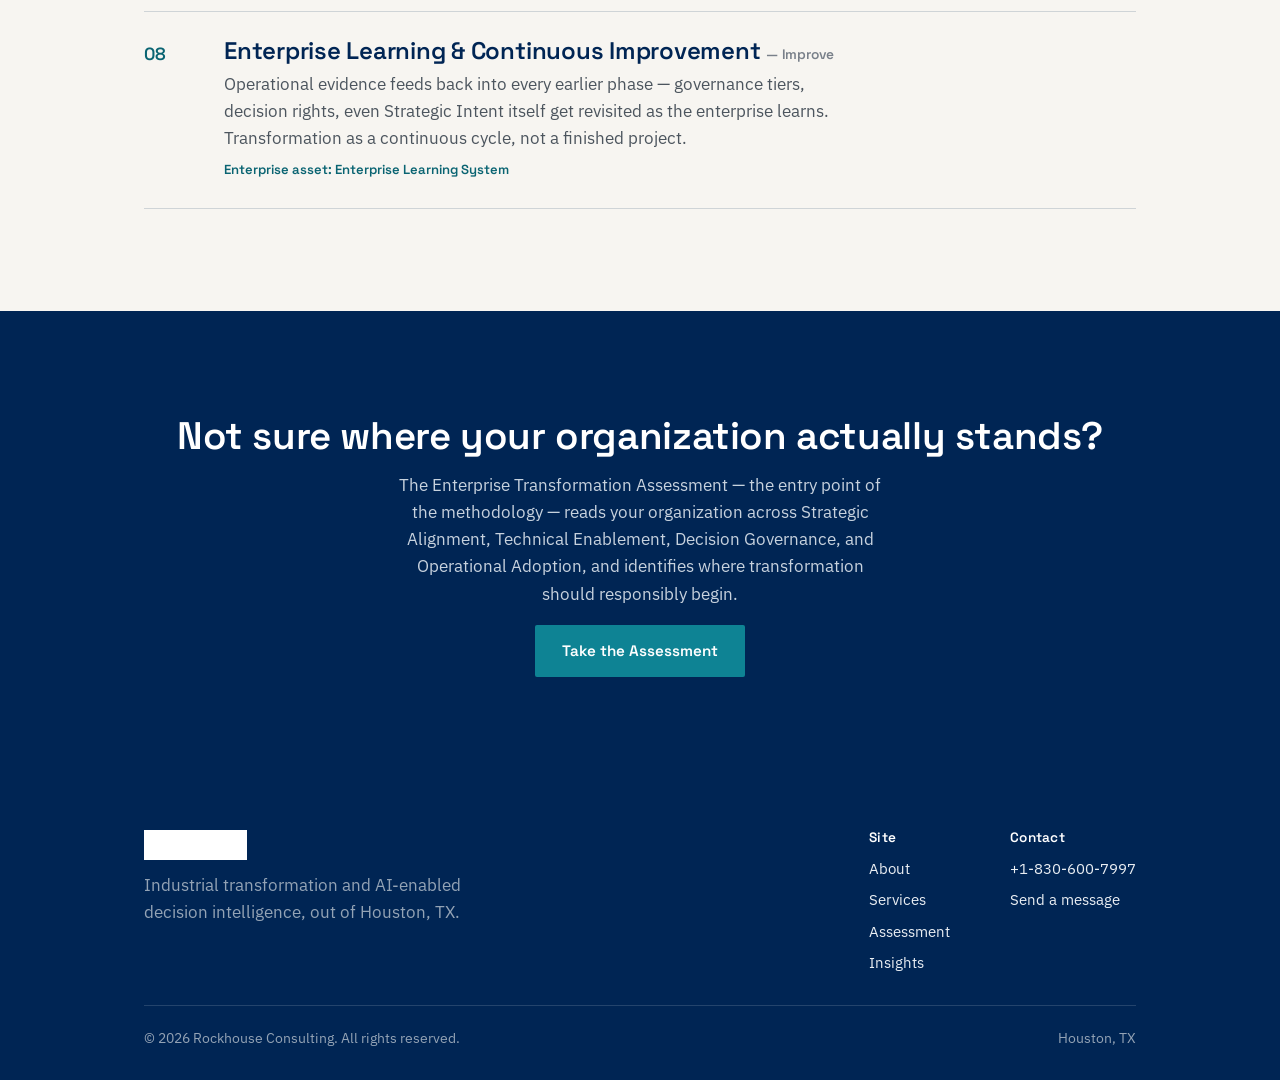
<file: services.html>
<!DOCTYPE html>
<html lang="en">
<head>
<meta charset="UTF-8">
<meta name="viewport" content="width=device-width, initial-scale=1.0">
<title>Services — Rockhouse Consulting</title>
<meta name="description" content="Operational excellence, enterprise analytics, and agentic AI strategy — delivered through the AERO Implementation Methodology, Rockhouse Consulting's eight-phase approach to governed human-agent collaboration.">
<link rel="preconnect" href="https://fonts.googleapis.com">
<link rel="preconnect" href="https://fonts.gstatic.com" crossorigin>
<link href="https://fonts.googleapis.com/css2?family=Space+Grotesk:wght@500;600;700&family=IBM+Plex+Sans:wght@400;500;600&display=swap" rel="stylesheet">
<link rel="stylesheet" href="css/style.css">
<style>
  .mode-strip{ display:flex; flex-wrap:wrap; gap: 0; border-top:1px solid var(--line-navy); border-bottom:1px solid var(--line-navy); margin: 34px 0 6px; }
  .mode-cell{ flex:1 1 200px; padding: 18px 22px; border-right:1px solid var(--line-navy); }
  .mode-cell:last-child{ border-right:none; }
  .mode-cell .m{ font-family:var(--font-head); color:var(--teal-dark); font-weight:600; font-size:0.95rem; margin-bottom:6px; }
  .mode-cell p{ margin-bottom:0; font-size:0.92rem; }
  @media (max-width:760px){ .mode-cell{ border-right:none; border-bottom:1px solid var(--line-navy);} }
  .phase-asset{ display:inline-block; font-size:0.82rem; color: var(--teal-dark); font-family: var(--font-head); font-weight:600; margin-top:6px; }
</style>
<!-- Google Analytics 4 -->
<script async src="https://www.googletagmanager.com/gtag/js?id=G-BGRFW86SY9"></script>
<script>
  window.dataLayer = window.dataLayer || [];
  function gtag(){dataLayer.push(arguments);}
  gtag('js', new Date());
  gtag('config', 'G-BGRFW86SY9');
</script>
</head>
<body>

<header class="site-header">
  <div class="wrap">
    <a class="brand" href="index.html"><img src="assets/logo.png" alt="Rockhouse Consulting"></a>
    <button class="nav-toggle" aria-label="Toggle navigation" aria-expanded="false"><span></span></button>
    <ul class="nav-links">
      <li><a href="index.html">Home</a></li>
      <li><a href="about.html">About</a></li>
      <li><a href="services.html">Services</a></li>
      <li><a href="assessment.html">Assessment</a></li>
      <li><a href="insights.html">Insights</a></li>
      <li><a href="contact.html" class="nav-cta">Contact</a></li>
    </ul>
  </div>
</header>

<main>

  <section style="padding-bottom:0;">
    <div class="wrap">
      <div class="eyebrow-line"><span class="num">Services</span></div>
      <h1>Three practice areas. One methodology underneath all of them.</h1>
      <p class="lede max-prose">Every engagement runs on the AERO Implementation Methodology — a repeatable, eight-phase approach to building enterprise decision capability. It doesn't start with technology. It starts with the decisions that actually drive performance, then builds the governance and operating model around them.</p>
    </div>
  </section>

  <!-- PRACTICE AREAS -->
  <section>
    <div class="wrap grid grid-3">
      <div class="card">
        <h3>Operational Excellence</h3>
        <p>Root-cause diagnostics, KPI and governance architecture, Leader Standard Work, and daily management systems — the discipline that turns a performance target into a sustained habit.</p>
      </div>
      <div class="card">
        <h3>Enterprise Analytics &amp; BI</h3>
        <p>Governed Power BI and data platforms built on real semantic models, not spreadsheets stitched together — designed so the numbers survive contact with an executive review.</p>
      </div>
      <div class="card">
        <h3>Agentic AI Strategy &amp; Governance</h3>
        <p>Decision architecture, agent design, and the governance layer — decision rights, autonomy tiers, guardrails, monitoring — that lets intelligent systems earn expanded authority without losing accountability.</p>
      </div>
    </div>
  </section>

  <hr class="rule wrap">

  <!-- FOUR MODES -->
  <section class="section-alt">
    <div class="wrap">
      <div class="eyebrow-line"><span class="num">The AERO Implementation Methodology</span></div>
      <h2>Four modes, eight phases, one continuous cycle.</h2>
      <p class="max-prose">The methodology is organized around four transformation modes — not a one-time project sequence, but a cycle organizations return to as strategy, governance, and operating conditions evolve.</p>
      <div class="mode-strip">
        <div class="mode-cell"><div class="m">Assess</div><p>Where are we today? An evidence-based understanding of current capability.</p></div>
        <div class="mode-cell"><div class="m">Design</div><p>What should we become? The future-state decision capability and operating model.</p></div>
        <div class="mode-cell"><div class="m">Implement</div><p>How do we get there? Controlled pilots that earn the right to scale.</p></div>
        <div class="mode-cell"><div class="m">Improve</div><p>How do we keep learning? Operational evidence feeding back into every earlier phase.</p></div>
      </div>
    </div>
  </section>

  <!-- FULL METHODOLOGY -->
  <section>
    <div class="wrap">
      <h2>The eight phases</h2>

      <div class="phase">
        <div class="idx">01</div>
        <div>
          <h3>Strategic Intent Design <span class="small">— Design</span></h3>
          <p>Executive leadership defines why the enterprise is pursuing agentic AI, the business outcomes it should achieve, and the constraints that will govern every decision that follows — before any technology gets chosen.</p>
          <span class="phase-asset">Enterprise asset: Strategic Intent</span>
        </div>
      </div>

      <div class="phase">
        <div class="idx">02</div>
        <div>
          <h3>Enterprise Assessment <span class="small">— Assess</span></h3>
          <p>An evidence-based baseline across Strategic Alignment, Technical Enablement, Decision Governance, and Operational Adoption — read as a profile, not a single blended score, so the real constraint (often governance, not technology) doesn't get hidden.</p>
          <span class="phase-asset">Enterprise asset: Enterprise Capability Baseline</span>
        </div>
      </div>

      <div class="phase">
        <div class="idx">03</div>
        <div>
          <h3>Decision Discovery <span class="small">— Assess</span></h3>
          <p>Identifies and prioritizes the specific decisions that actually drive performance. Every agent ultimately exists to improve a decision, not automate a task — so decisions, not use cases, are the starting point.</p>
          <span class="phase-asset">Enterprise asset: Enterprise Decision Architecture</span>
        </div>
      </div>

      <div class="phase">
        <div class="idx">04</div>
        <div>
          <h3>Agentic Decision Design <span class="small">— Design</span></h3>
          <p>Designs the decision capability itself — the functional signals it needs, what the agent may reason about and act on, and where it must stop and hand off to a person.</p>
          <span class="phase-asset">Enterprise asset: Enterprise Agent Portfolio</span>
        </div>
      </div>

      <div class="phase">
        <div class="idx">05</div>
        <div>
          <h3>Decision Governance Design <span class="small">— Design</span></h3>
          <p>Governance designed alongside the capability, not bolted on after: who can decide what, at what tier of delegated authority, with what guardrails and escalation path when something falls outside them.</p>
          <span class="phase-asset">Enterprise asset: Enterprise Decision Governance Framework</span>
        </div>
      </div>

      <div class="phase">
        <div class="idx">06</div>
        <div>
          <h3>Governed Pilot Implementation <span class="small">— Implement</span></h3>
          <p>A deliberately narrow, controlled deployment that validates business value and governance effectiveness under real operating conditions — and surfaces the gaps design couldn't fully anticipate.</p>
          <span class="phase-asset">Enterprise asset: Validated Decision Capability</span>
        </div>
      </div>

      <div class="phase">
        <div class="idx">07</div>
        <div>
          <h3>Enterprise Transformation <span class="small">— Implement</span></h3>
          <p>Standardizes and expands the validated capability across sites or functions — in sequenced waves, not a single rollout, so lessons from one hub inform the next.</p>
          <span class="phase-asset">Enterprise asset: Enterprise Agentic Operating Model</span>
        </div>
      </div>

      <div class="phase">
        <div class="idx">08</div>
        <div>
          <h3>Enterprise Learning &amp; Continuous Improvement <span class="small">— Improve</span></h3>
          <p>Operational evidence feeds back into every earlier phase — governance tiers, decision rights, even Strategic Intent itself get revisited as the enterprise learns. Transformation as a continuous cycle, not a finished project.</p>
          <span class="phase-asset">Enterprise asset: Enterprise Learning System</span>
        </div>
      </div>

    </div>
  </section>

  <section class="section-navy center">
    <div class="wrap">
      <h2 class="mt-0">Not sure where your organization actually stands?</h2>
      <p style="max-width:50ch;margin-left:auto;margin-right:auto;">The Enterprise Transformation Assessment — the entry point of the methodology — reads your organization across Strategic Alignment, Technical Enablement, Decision Governance, and Operational Adoption, and identifies where transformation should responsibly begin.</p>
      <a href="assessment.html" class="btn btn-primary">Take the Assessment</a>
    </div>
  </section>

</main>

<footer class="site-footer">
  <div class="wrap">
    <div class="footer-grid">
      <div>
        <div class="footer-brand"><img src="assets/logo.png" alt="Rockhouse Consulting"></div>
        <p style="color:#93A3B5;max-width:34ch;">Industrial transformation and AI-enabled decision intelligence, out of Houston, TX.</p>
      </div>
      <div class="footer-cols">
        <div>
          <h4>Site</h4>
          <ul>
            <li><a href="about.html">About</a></li>
            <li><a href="services.html">Services</a></li>
            <li><a href="assessment.html">Assessment</a></li>
            <li><a href="insights.html">Insights</a></li>
          </ul>
        </div>
        <div>
          <h4>Contact</h4>
          <ul>
            <li><a href="tel:+1-830-600-7997">+1-830-600-7997</a></li>
            <li><a href="contact.html">Send a message</a></li>
          </ul>
        </div>
      </div>
    </div>
    <div class="footer-bottom">
      <span>© 2026 Rockhouse Consulting. All rights reserved.</span>
      <span>Houston, TX</span>
    </div>
  </div>
</footer>

<script src="js/main.js"></script>
</body>
</html>
</file>
<file: css/style.css>
/* ============================================================
   Rockhouse Consulting — design tokens
   Structural / drafting-table aesthetic: thin rules, tick marks,
   left-aligned type, roofline motif. No rounded-card kit.
   ============================================================ */

:root{
  --navy:      #002554;
  --navy-2:    #0A3A6B;
  --navy-soft: #12406F;
  --teal:      #0E8394;
  --teal-dark: #0A6472;
  --bg:        #F7F5F1;
  --bg-alt:    #EEEBE3;
  --panel:     #FFFFFF;
  --ink:       #191F26;
  --ink-soft:  #4C555E;
  --ink-faint: #79808A;
  --line:      #D9D3C6;
  --line-navy: rgba(0, 37, 84, 0.16);

  --font-head: 'Space Grotesk', 'Arial Narrow', Arial, sans-serif;
  --font-body: 'IBM Plex Sans', 'Segoe UI', Arial, sans-serif;

  --maxw: 1120px;
  --gutter: clamp(20px, 5vw, 64px);
}

*, *::before, *::after{ box-sizing: border-box; }
html{ scroll-behavior: smooth; }
body{
  margin: 0;
  background: var(--bg);
  color: var(--ink);
  font-family: var(--font-body);
  font-size: 17px;
  line-height: 1.6;
  -webkit-font-smoothing: antialiased;
}
img{ max-width: 100%; display: block; }
a{ color: var(--teal-dark); }
a:focus-visible, button:focus-visible, input:focus-visible,
textarea:focus-visible, select:focus-visible{
  outline: 2px solid var(--teal);
  outline-offset: 3px;
}

h1, h2, h3, h4{
  font-family: var(--font-head);
  color: var(--navy);
  margin: 0 0 0.4em;
  line-height: 1.12;
  font-weight: 600;
  letter-spacing: -0.01em;
}
h1{ font-size: clamp(2.4rem, 5vw, 3.6rem); }
h2{ font-size: clamp(1.7rem, 3.2vw, 2.4rem); }
h3{ font-size: clamp(1.2rem, 2vw, 1.5rem); }
p{ margin: 0 0 1em; max-width: 62ch; color: var(--ink-soft); }
.ink{ color: var(--ink); }

.wrap{
  max-width: var(--maxw);
  margin: 0 auto;
  padding-left: var(--gutter);
  padding-right: var(--gutter);
}

/* ---------- structural rule / tick divider ---------- */
.rule{
  border: none;
  border-top: 1px solid var(--line-navy);
  margin: 0;
  position: relative;
}
.tick-divider{
  display: flex;
  align-items: center;
  gap: 12px;
  margin: 0;
  color: var(--ink-faint);
}
.tick-divider::before, .tick-divider::after{
  content: "";
  flex: 1;
  height: 1px;
  background: var(--line-navy);
}
.tick-divider span{
  font-family: var(--font-head);
  font-size: 0.78rem;
  letter-spacing: 0.02em;
}

/* ---------- nav ---------- */
.site-header{
  position: sticky; top: 0; z-index: 50;
  background: rgba(247,245,241,0.92);
  backdrop-filter: blur(6px);
  border-bottom: 1px solid var(--line-navy);
}
.site-header .wrap{
  display: flex; align-items: center; justify-content: space-between;
  padding-top: 14px; padding-bottom: 14px;
}
.brand{ display:flex; align-items:center; gap:10px; text-decoration:none; }
.brand img{ height: 34px; width: auto; }
.brand span{ display:none; }

.nav-links{
  display: flex; gap: clamp(16px, 2.4vw, 30px);
  list-style: none; margin: 0; padding: 0;
}
.nav-links a{
  color: var(--navy);
  text-decoration: none;
  font-size: 0.95rem;
  font-weight: 500;
  padding: 6px 0;
  border-bottom: 2px solid transparent;
}
.nav-links a:hover, .nav-links a.active{
  border-bottom-color: var(--teal);
}
.nav-cta{
  background: var(--navy);
  color: #fff !important;
  padding: 9px 18px !important;
  border-radius: 2px;
  border-bottom: none !important;
}
.nav-cta:hover{ background: var(--teal-dark); }

.nav-toggle{ display:none; background:none; border:1px solid var(--line-navy); border-radius:2px; padding:8px 10px; cursor:pointer; }
.nav-toggle span, .nav-toggle span::before, .nav-toggle span::after{
  content:""; display:block; width:20px; height:2px; background:var(--navy); position:relative;
}
.nav-toggle span::before{ position:absolute; top:-6px; }
.nav-toggle span::after{ position:absolute; top:6px; }

@media (max-width: 780px){
  .nav-toggle{ display:block; }
  .nav-links{
    position: fixed; inset: 61px 0 auto 0;
    background: var(--bg);
    flex-direction: column;
    padding: 18px var(--gutter) 26px;
    border-bottom: 1px solid var(--line-navy);
    transform: translateY(-8px);
    opacity: 0;
    pointer-events: none;
    transition: opacity .18s ease, transform .18s ease;
  }
  .nav-links.open{ opacity: 1; transform: translateY(0); pointer-events: auto; }
  .nav-links a{ padding: 10px 0; border-bottom: 1px solid var(--line-navy); }
  .nav-cta{ display:inline-block; width:fit-content; }
}

/* ---------- buttons ---------- */
.btn{
  display: inline-flex; align-items: center; gap: 8px;
  font-family: var(--font-head);
  font-weight: 600;
  font-size: 0.95rem;
  padding: 13px 26px;
  border-radius: 2px;
  text-decoration: none;
  border: 1px solid transparent;
  cursor: pointer;
  transition: background .15s ease, color .15s ease, border-color .15s ease;
}
.btn-primary{ background: var(--teal); color: #fff; }
.btn-primary:hover{ background: var(--teal-dark); }
.btn-outline{ background: transparent; color: var(--navy); border-color: var(--navy); }
.btn-outline:hover{ background: var(--navy); color: #fff; }
.btn-ghost{ background: transparent; color: var(--navy); border-color: var(--line-navy); }
.btn-ghost:hover{ border-color: var(--navy); }

/* ---------- section rhythm ---------- */
section{ padding: clamp(56px, 8vw, 108px) 0; }
.section-alt{ background: var(--bg-alt); }
.section-navy{ background: var(--navy); color: #f2f4f7; }
.section-navy h2, .section-navy h3{ color: #fff; }
.section-navy p{ color: #C7D2DE; }
.eyebrow-line{
  display:flex; align-items:baseline; gap: 14px; margin-bottom: 14px;
}
.eyebrow-line .num{
  font-family: var(--font-head); color: var(--teal-dark); font-weight: 600; font-size: 0.9rem;
}
.section-navy .eyebrow-line .num{ color: #6FD3DF; }

/* ---------- grid utilities ---------- */
.grid{ display: grid; gap: var(--gutter); }
.grid-2{ grid-template-columns: 1fr 1fr; }
.grid-3{ grid-template-columns: repeat(3, 1fr); }
.grid-4{ grid-template-columns: repeat(4, 1fr); }
@media (max-width: 900px){
  .grid-3, .grid-4{ grid-template-columns: 1fr 1fr; }
}
@media (max-width: 640px){
  .grid-2, .grid-3, .grid-4{ grid-template-columns: 1fr; }
}

/* ---------- stat strip ---------- */
.stat-strip{
  display:flex; flex-wrap: wrap; gap: var(--gutter);
  padding-top: 30px; padding-bottom: 6px;
}
.stat{ flex: 1 1 200px; border-top: 2px solid var(--teal); padding-top: 12px; }
.stat .n{ font-family: var(--font-head); font-size: clamp(1.7rem,3vw,2.3rem); color: var(--navy); font-weight: 600; }
.stat .l{ font-size: 0.92rem; color: var(--ink-soft); }

/* ---------- phase list (methodology) ---------- */
.phase{
  border-top: 1px solid var(--line-navy);
  padding: 26px 0;
  display: grid;
  grid-template-columns: 60px 1fr;
  gap: 20px;
  align-items: start;
}
.phase:last-child{ border-bottom: 1px solid var(--line-navy); }
.phase .idx{
  font-family: var(--font-head);
  color: var(--teal-dark);
  font-size: 1.1rem;
  font-weight: 600;
  padding-top: 2px;
}
.phase h3{ margin-bottom: 6px; }
.phase p{ margin-bottom: 0; }
@media (max-width: 560px){
  .phase{ grid-template-columns: 1fr; gap: 6px; }
}

/* ---------- cards (services / insights) — flat, ruled, not SaaS-rounded ---------- */
.card{
  background: var(--panel);
  border: 1px solid var(--line-navy);
  border-radius: 2px;
  padding: 28px 26px;
}
.card h3{ margin-bottom: 10px; }
.card p:last-child{ margin-bottom: 0; }

.card-link{
  text-decoration:none; color: inherit; display:block;
  transition: border-color .15s ease, transform .15s ease;
}
.card-link:hover{ border-color: var(--teal); }

/* ---------- hero ---------- */
.hero{
  padding-top: clamp(64px, 10vw, 120px);
  padding-bottom: clamp(48px, 7vw, 90px);
  position: relative;
  overflow: hidden;
}
.hero .wrap{ position: relative; z-index: 2; }
.hero-grid{
  display: grid;
  grid-template-columns: 1.1fr 0.9fr;
  gap: clamp(30px, 5vw, 70px);
  align-items: center;
}
@media (max-width: 880px){
  .hero-grid{ grid-template-columns: 1fr; }
}
.hero h1{ margin-bottom: 0.3em; }
.hero .lede{ font-size: 1.14rem; color: var(--ink-soft); max-width: 46ch; }
.hero-actions{ display:flex; gap: 14px; flex-wrap: wrap; margin-top: 28px; }

.roofline{ width: 100%; height: auto; }
.roofline path{
  fill: none;
  stroke: var(--navy);
  stroke-width: 3;
  stroke-linecap: round;
  stroke-linejoin: round;
  stroke-dasharray: 900;
  stroke-dashoffset: 900;
  animation: draw 1.6s ease forwards 0.2s;
}
.roofline .accent{ stroke: var(--teal); }
@keyframes draw{ to{ stroke-dashoffset: 0; } }
@media (prefers-reduced-motion: reduce){
  .roofline path{ animation: none; stroke-dashoffset: 0; }
}

/* ---------- footer ---------- */
.site-footer{
  background: var(--navy);
  color: #C7D2DE;
  padding: 50px 0 30px;
}
.site-footer a{ color: #E9EEF3; text-decoration: none; }
.site-footer a:hover{ color: var(--teal); }
.footer-grid{
  display:flex; justify-content: space-between; flex-wrap: wrap; gap: 30px;
  padding-bottom: 30px; border-bottom: 1px solid rgba(255,255,255,0.14);
}
.footer-cols{ display:flex; gap: 60px; flex-wrap: wrap; }
.footer-cols h4{ color: #fff; font-size: 0.85rem; letter-spacing: 0.02em; margin-bottom: 12px; }
.footer-cols ul{ list-style:none; margin:0; padding:0; display:flex; flex-direction:column; gap:8px; font-size:0.92rem; }
.footer-bottom{
  display:flex; justify-content: space-between; flex-wrap: wrap; gap: 10px;
  padding-top: 22px; font-size: 0.85rem; color: #93A3B5;
}
.footer-brand{ display:flex; align-items:center; gap:10px; margin-bottom: 12px; }
.footer-brand img{ height: 30px; filter: brightness(0) invert(1); }

/* ---------- forms ---------- */
label{ display:block; font-size: 0.88rem; font-weight:600; color: var(--navy); margin-bottom: 6px; }
input[type=text], input[type=email], input[type=tel], textarea, select{
  width: 100%;
  font-family: var(--font-body);
  font-size: 1rem;
  padding: 12px 14px;
  border: 1px solid var(--line-navy);
  border-radius: 2px;
  background: #fff;
  color: var(--ink);
  margin-bottom: 18px;
}
textarea{ resize: vertical; min-height: 130px; }
.form-row{ display:grid; grid-template-columns:1fr 1fr; gap: 18px; }
@media (max-width:600px){ .form-row{ grid-template-columns:1fr; } }

/* ---------- utility ---------- */
.center{ text-align:center; }
.mt-0{ margin-top:0; }
.max-prose{ max-width: 70ch; }
.small{ font-size: 0.86rem; color: var(--ink-faint); }
</file>
